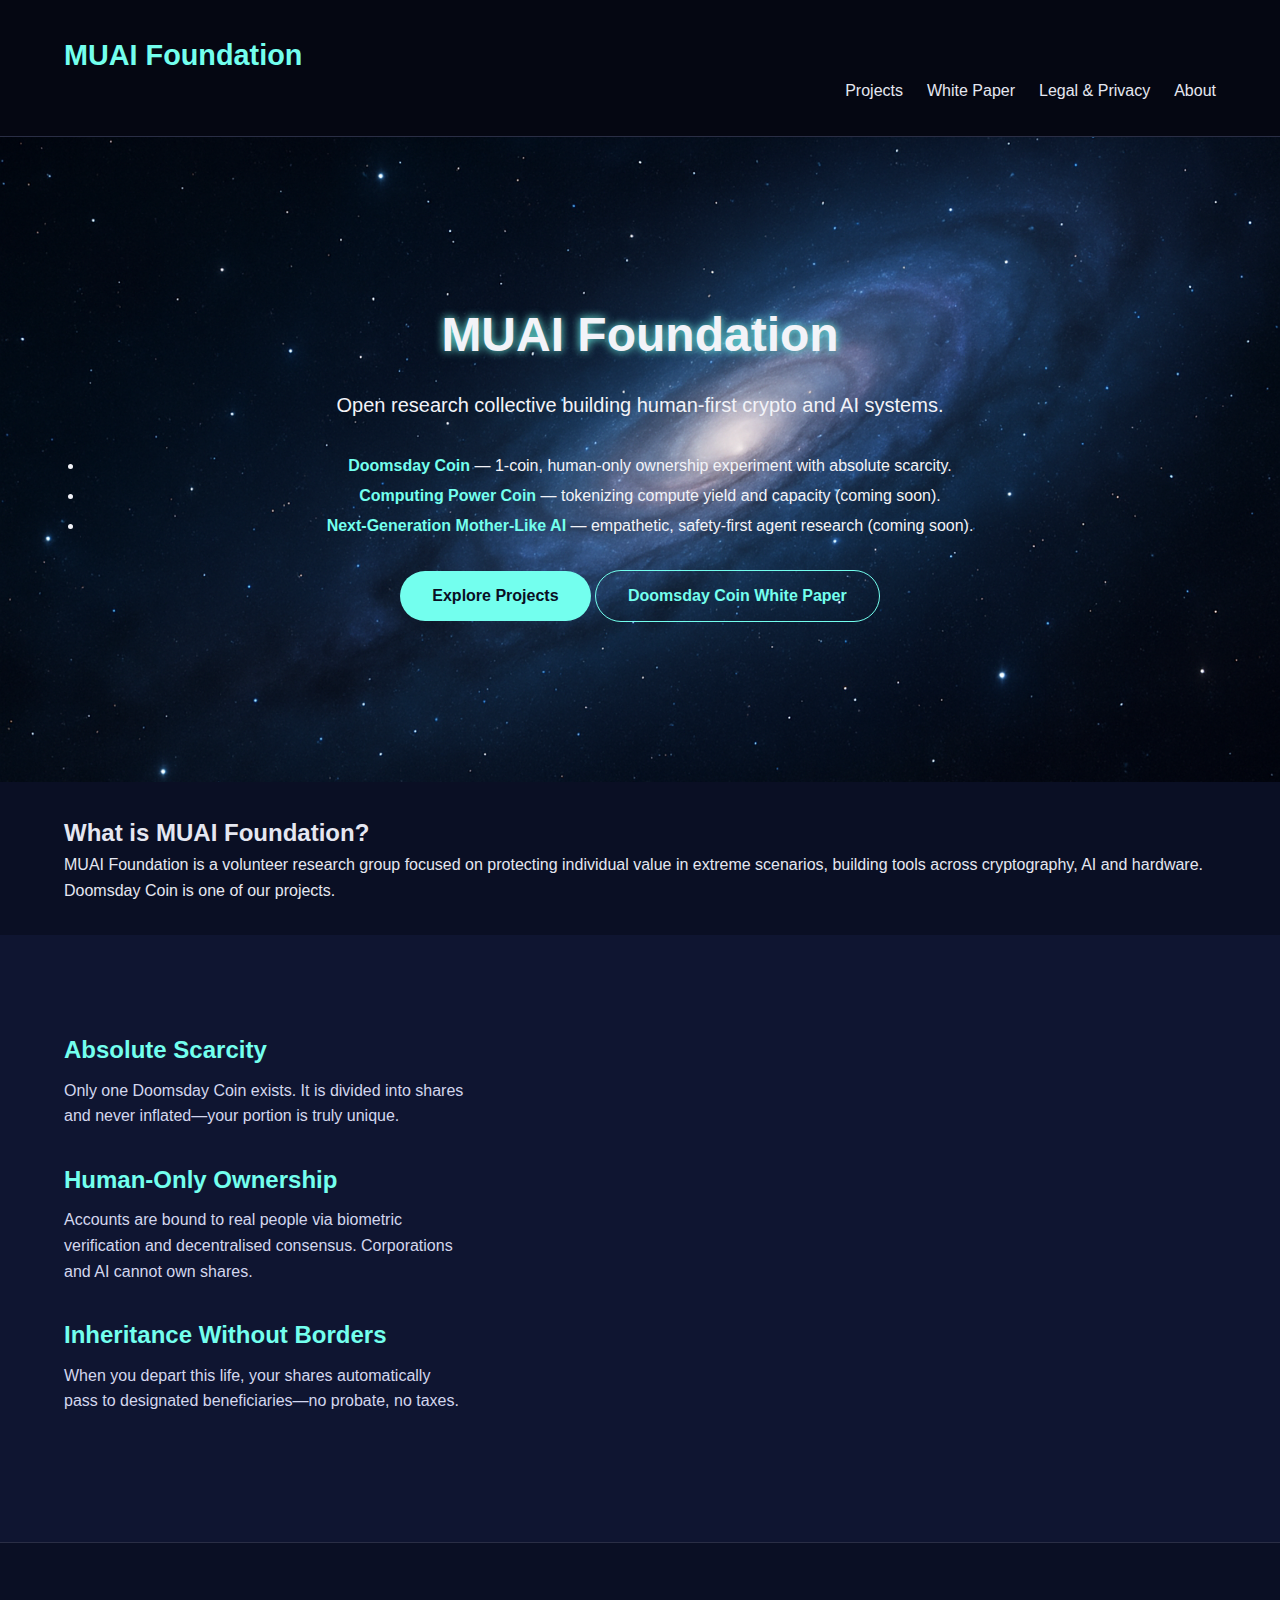
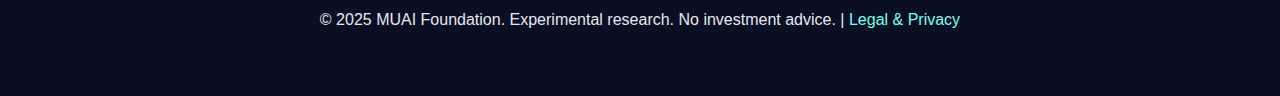
<file: index.html>
<!DOCTYPE html>
<html lang="en">
  <head>
    <meta charset="UTF-8" />
    <meta name="viewport" content="width=device-width, initial-scale=1.0" />
    <title>MUAI Foundation — Home</title>
    <!-- Use root-level stylesheet since GitHub Pages stores files in the repository root -->
    <link rel="stylesheet" href="style.css" />
  </head>
  <body>
    <header>
      <div class="container nav">
        <a class="brand" href="index.html">MUAI Foundation</a>
        <nav>
          <a href="projects.html">Projects</a>
          <a href="whitepaper.html">White Paper</a>
          <a href="legal.html">Legal & Privacy</a>
          <a href="about.html">About</a>
        </nav>
      </div>
    </header>

    <section class="hero">
      <div class="container">
        <h1>MUAI Foundation</h1>
        <p>Open research collective building human‑first crypto and AI systems.</p>

        <ul class="hero-projects">
          <li><strong><a href="doomsday_coin_report.html">Doomsday Coin</a></strong> — 1‑coin, human‑only ownership experiment with absolute scarcity.</li>
          <li><strong><a href="computing_power_coin.html">Computing Power Coin</a></strong> — tokenizing compute yield and capacity (coming soon).</li>
          <li><strong><a href="mother_like_ai.html">Next‑Generation Mother‑Like AI</a></strong> — empathetic, safety‑first agent research (coming soon).</li>
        </ul>

        <div class="cta">
          <a class="btn" href="projects.html">Explore Projects</a>
          <a class="btn secondary" href="whitepaper.html">Doomsday Coin White Paper</a>
        </div>
      </div>
    </section>

    <section>
      <div class="container">
        <h2>What is MUAI Foundation?</h2>
        <p>
          MUAI Foundation is a volunteer research group focused on protecting individual value in extreme scenarios, building tools across cryptography, AI and hardware. Doomsday Coin is one of our projects.
        </p>
      </div>
    </section>

    <section class="features">
      <div class="container">
        <div class="feature">
          <h3>Absolute Scarcity</h3>
          <p>
            Only one Doomsday Coin exists.  It is divided into shares and never
            inflated—your portion is truly unique.
          </p>
        </div>
        <div class="feature">
          <h3>Human‑Only Ownership</h3>
          <p>
            Accounts are bound to real people via biometric verification and
            decentralised consensus.  Corporations and AI cannot own shares.
          </p>
        </div>
        <div class="feature">
          <h3>Inheritance Without Borders</h3>
          <p>
            When you depart this life, your shares automatically pass to
            designated beneficiaries—no probate, no taxes.
          </p>
        </div>
      </div>
    </section>

    <footer>
      <div class="container">
        <p>
          © 2025 MUAI Foundation. Experimental research. No investment advice. |
          <a href="legal.html">Legal & Privacy</a>
        </p>
      </div>
    </footer>
  </body>
</html>
</file>
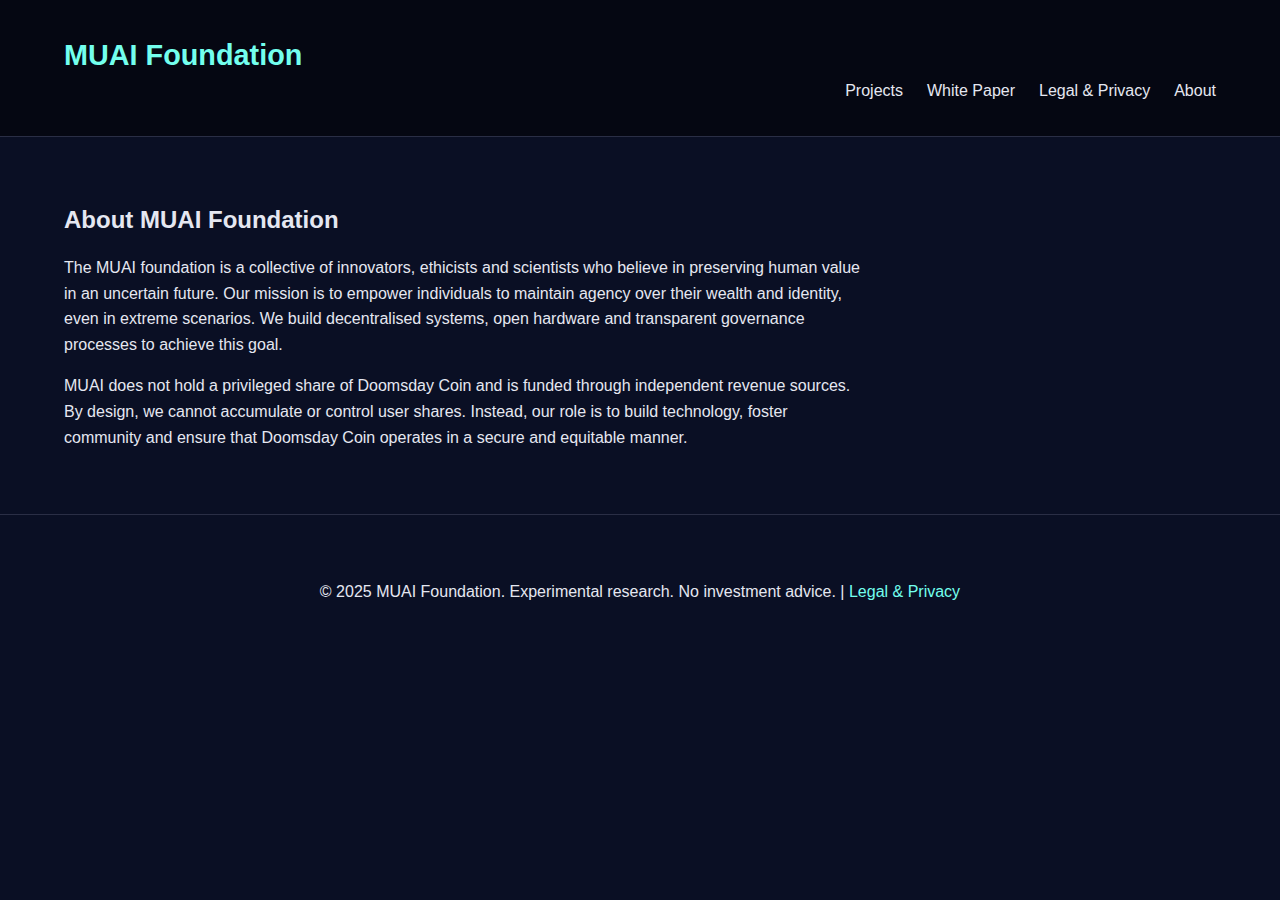
<file: about.html>
<!DOCTYPE html>
<html lang="en">
  <head>
    <meta charset="UTF-8" />
    <meta name="viewport" content="width=device-width, initial-scale=1.0" />
    <title>MUAI Foundation — About</title>
    <!-- Use root-level stylesheet for GitHub Pages -->
    <link rel="stylesheet" href="style.css" />
  </head>
  <body>
    <header>
      <div class="container nav">
        <a class="brand" href="index.html">MUAI Foundation</a>
        <nav>
          <a href="projects.html">Projects</a>
          <a href="whitepaper.html">White Paper</a>
          <a href="legal.html">Legal & Privacy</a>
          <a href="about.html" aria-current="page">About</a>
        </nav>
      </div>
    </header>
    <div class="container" style="padding: 4rem 0;">
      <h2>About MUAI Foundation</h2>
      <p style="margin-top: 1rem; max-width: 800px;">
        The MUAI foundation is a collective of innovators, ethicists and
        scientists who believe in preserving human value in an uncertain
        future.  Our mission is to empower individuals to maintain agency
        over their wealth and identity, even in extreme scenarios.  We build
        decentralised systems, open hardware and transparent governance
        processes to achieve this goal.
      </p>
      <p style="margin-top: 1rem; max-width: 800px;">
        MUAI does not hold a privileged share of Doomsday Coin and is funded
        through independent revenue sources.  By design, we cannot
        accumulate or control user shares.  Instead, our role is to build
        technology, foster community and ensure that Doomsday Coin operates
        in a secure and equitable manner.
      </p>
    </div>
    <footer>
      <div class="container">
        <p>
          © 2025 MUAI Foundation. Experimental research. No investment advice. |
          <a href="legal.html">Legal & Privacy</a>
        </p>
      </div>
    </footer>
  </body>
</html>
</file>
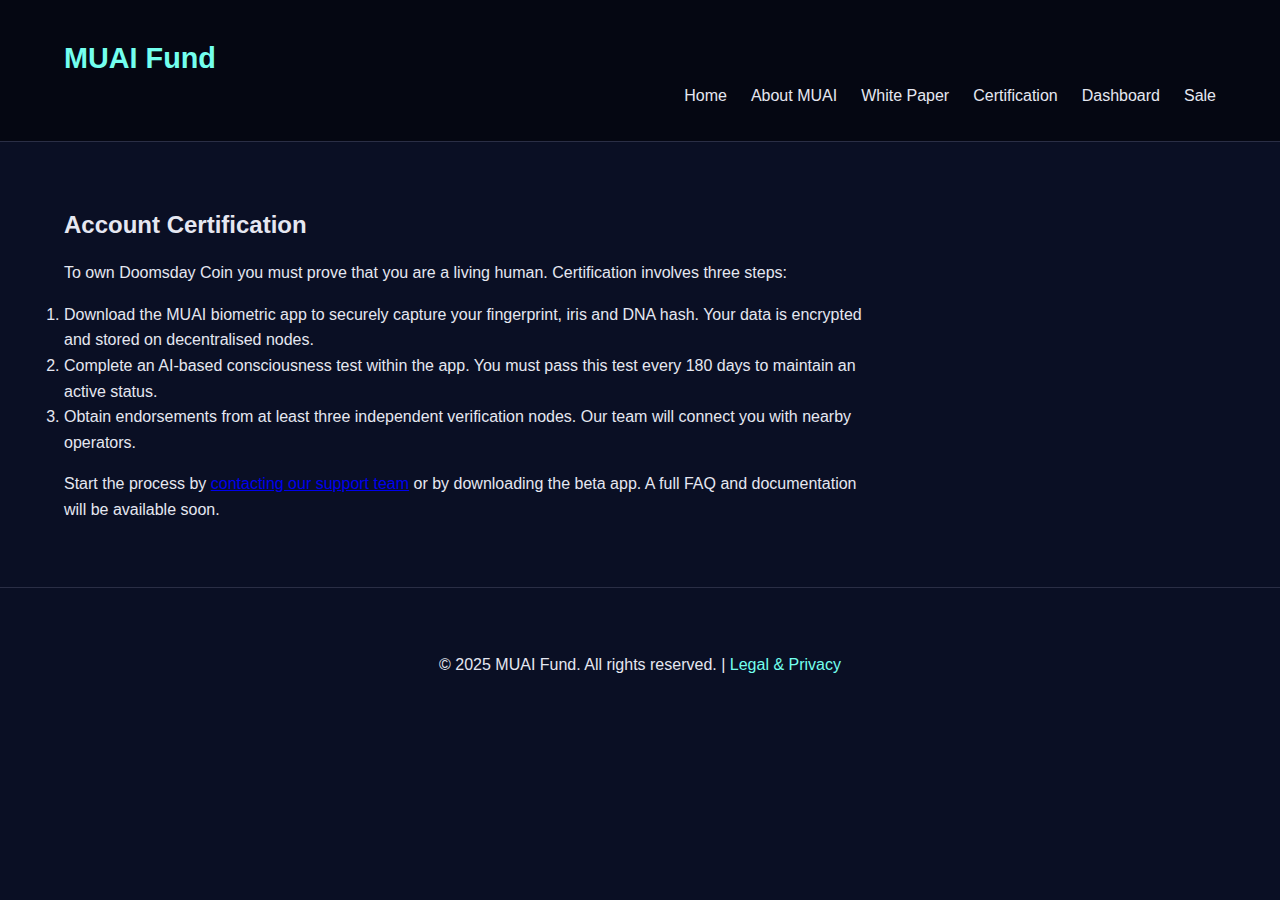
<file: account.html>
<!DOCTYPE html>
<html lang="en">
  <head>
    <meta charset="UTF-8" />
    <meta name="viewport" content="width=device-width, initial-scale=1.0" />
    <title>Account Certification</title>
    <link rel="stylesheet" href="css/style.css" />
  </head>
  <body>
    <header>
      <div class="container">
        <h1 class="logo"><a href="index.html">MUAI Fund</a></h1>
        <nav>
          <ul>
            <li><a href="index.html">Home</a></li>
            <li><a href="about.html">About MUAI</a></li>
            <li><a href="whitepaper.html">White Paper</a></li>
            <li><a href="account.html" class="active">Certification</a></li>
            <li><a href="dashboard.html">Dashboard</a></li>
            <li><a href="sale.html">Sale</a></li>
          </ul>
        </nav>
      </div>
    </header>
    <div class="container" style="padding: 4rem 0;">
      <h2>Account Certification</h2>
      <p style="margin-top: 1rem; max-width: 800px;">
        To own Doomsday Coin you must prove that you are a living human.
        Certification involves three steps:
      </p>
      <ol style="margin-top: 1rem; max-width: 800px;">
        <li>
          Download the MUAI biometric app to securely capture your
          fingerprint, iris and DNA hash.  Your data is encrypted and
          stored on decentralised nodes.
        </li>
        <li>
          Complete an AI‑based consciousness test within the app.  You
          must pass this test every 180 days to maintain an active status.
        </li>
        <li>
          Obtain endorsements from at least three independent verification
          nodes.  Our team will connect you with nearby operators.
        </li>
      </ol>
      <p style="margin-top: 1rem; max-width: 800px;">
        Start the process by <a href="mailto:support@muai.fund">contacting our
        support team</a> or by downloading the beta app.  A full FAQ
        and documentation will be available soon.
      </p>
    </div>
    <footer>
      <div class="container">
        <p>
          © 2025 MUAI Fund.  All rights reserved.  | <a
            href="legal.html"
            >Legal & Privacy</a
          >
        </p>
      </div>
    </footer>
  </body>
</html>
</file>
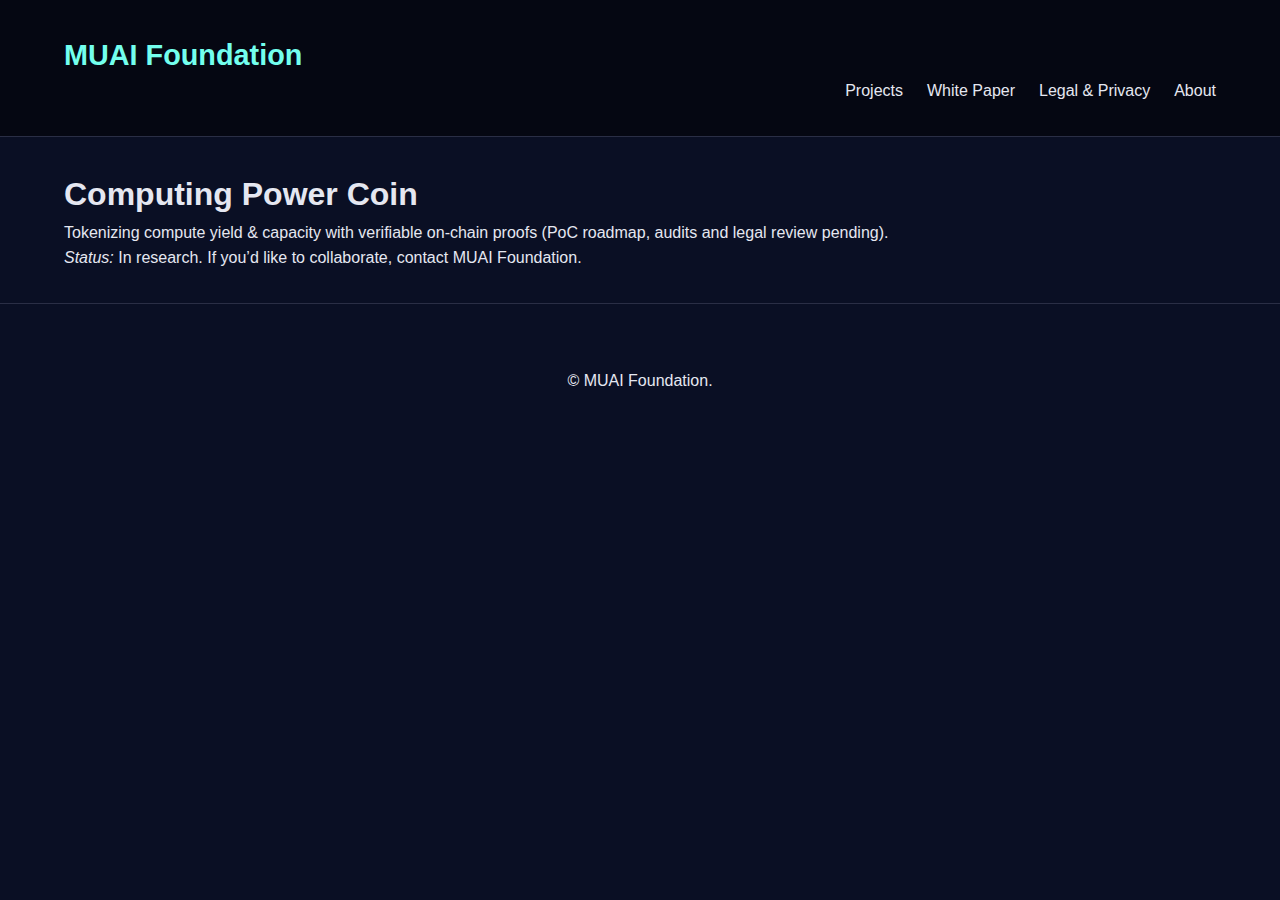
<file: computing_power_coin.html>
<!DOCTYPE html>
<html lang="en">
<head>
  <meta charset="utf-8" />
  <meta name="viewport" content="width=device-width,initial-scale=1" />
  <title>Computing Power Coin — MUAI Foundation</title>
  <link rel="stylesheet" href="style.css" />
</head>
<body>
  <header>
    <div class="container nav">
      <a class="brand" href="index.html">MUAI Foundation</a>
      <nav>
        <a href="projects.html">Projects</a>
        <a href="whitepaper.html">White Paper</a>
        <a href="legal.html">Legal & Privacy</a>
        <a href="about.html">About</a>
      </nav>
    </div>
  </header>
  <main>
    <section><div class="container">
      <h1>Computing Power Coin</h1>
      <p>Tokenizing compute yield & capacity with verifiable on‑chain proofs (PoC roadmap, audits and legal review pending).</p>
      <p><em>Status:</em> In research. If you’d like to collaborate, contact MUAI Foundation.</p>
    </div></section>
  </main>
  <footer><div class="container"><p>© MUAI Foundation.</p></div></footer>
</body>
</html>
</file>
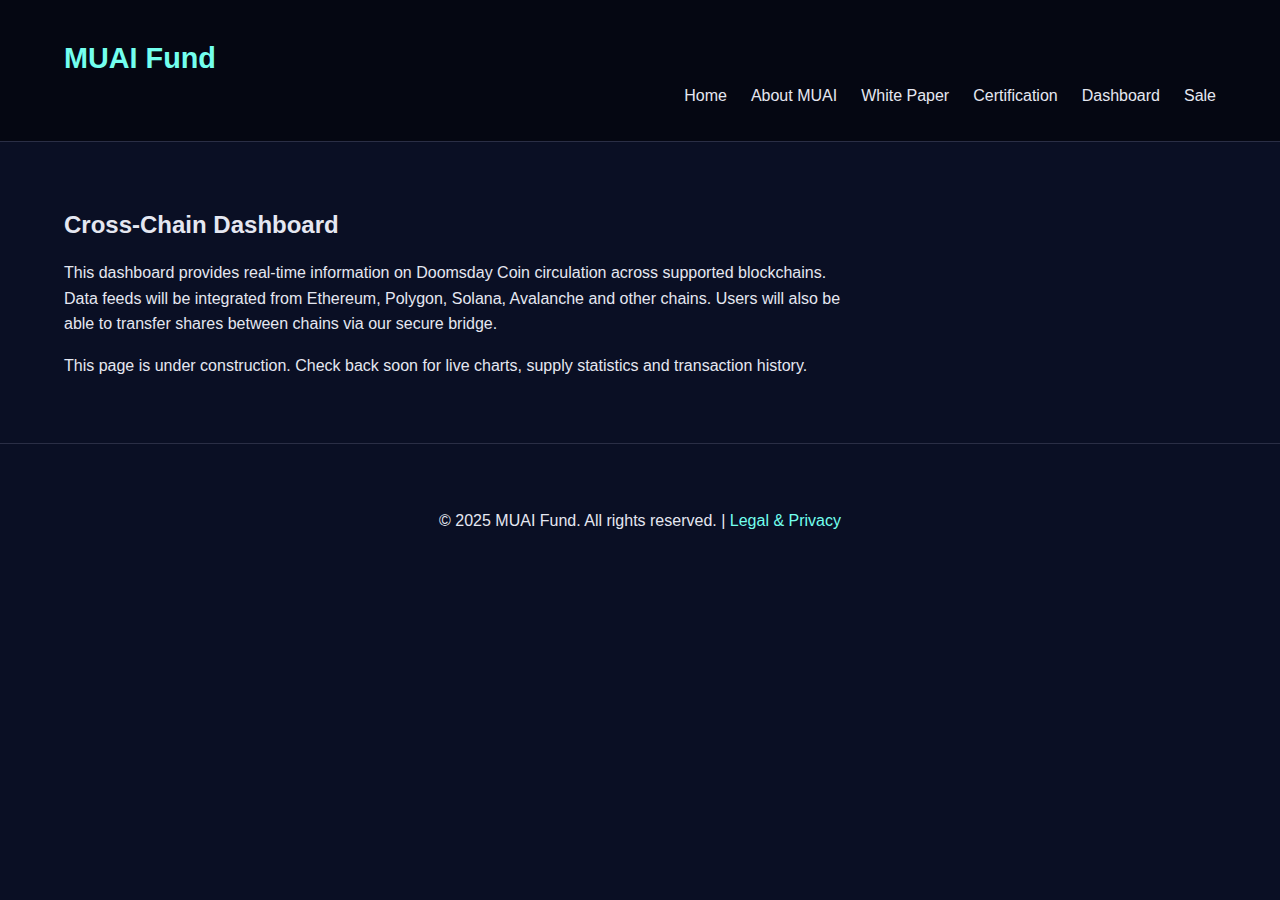
<file: dashboard.html>
<!DOCTYPE html>
<html lang="en">
  <head>
    <meta charset="UTF-8" />
    <meta name="viewport" content="width=device-width, initial-scale=1.0" />
    <title>Cross‑Chain Dashboard</title>
    <link rel="stylesheet" href="css/style.css" />
  </head>
  <body>
    <header>
      <div class="container">
        <h1 class="logo"><a href="index.html">MUAI Fund</a></h1>
        <nav>
          <ul>
            <li><a href="index.html">Home</a></li>
            <li><a href="about.html">About MUAI</a></li>
            <li><a href="whitepaper.html">White Paper</a></li>
            <li><a href="account.html">Certification</a></li>
            <li><a href="dashboard.html" class="active">Dashboard</a></li>
            <li><a href="sale.html">Sale</a></li>
          </ul>
        </nav>
      </div>
    </header>
    <div class="container" style="padding: 4rem 0;">
      <h2>Cross‑Chain Dashboard</h2>
      <p style="margin-top: 1rem; max-width: 800px;">
        This dashboard provides real‑time information on Doomsday Coin
        circulation across supported blockchains.  Data feeds will be
        integrated from Ethereum, Polygon, Solana, Avalanche and other
        chains.  Users will also be able to transfer shares between
        chains via our secure bridge.
      </p>
      <p style="margin-top: 1rem;">
        This page is under construction.  Check back soon for live charts,
        supply statistics and transaction history.
      </p>
    </div>
    <footer>
      <div class="container">
        <p>
          © 2025 MUAI Fund.  All rights reserved.  | <a
            href="legal.html"
            >Legal & Privacy</a
          >
        </p>
      </div>
    </footer>
  </body>
</html>
</file>
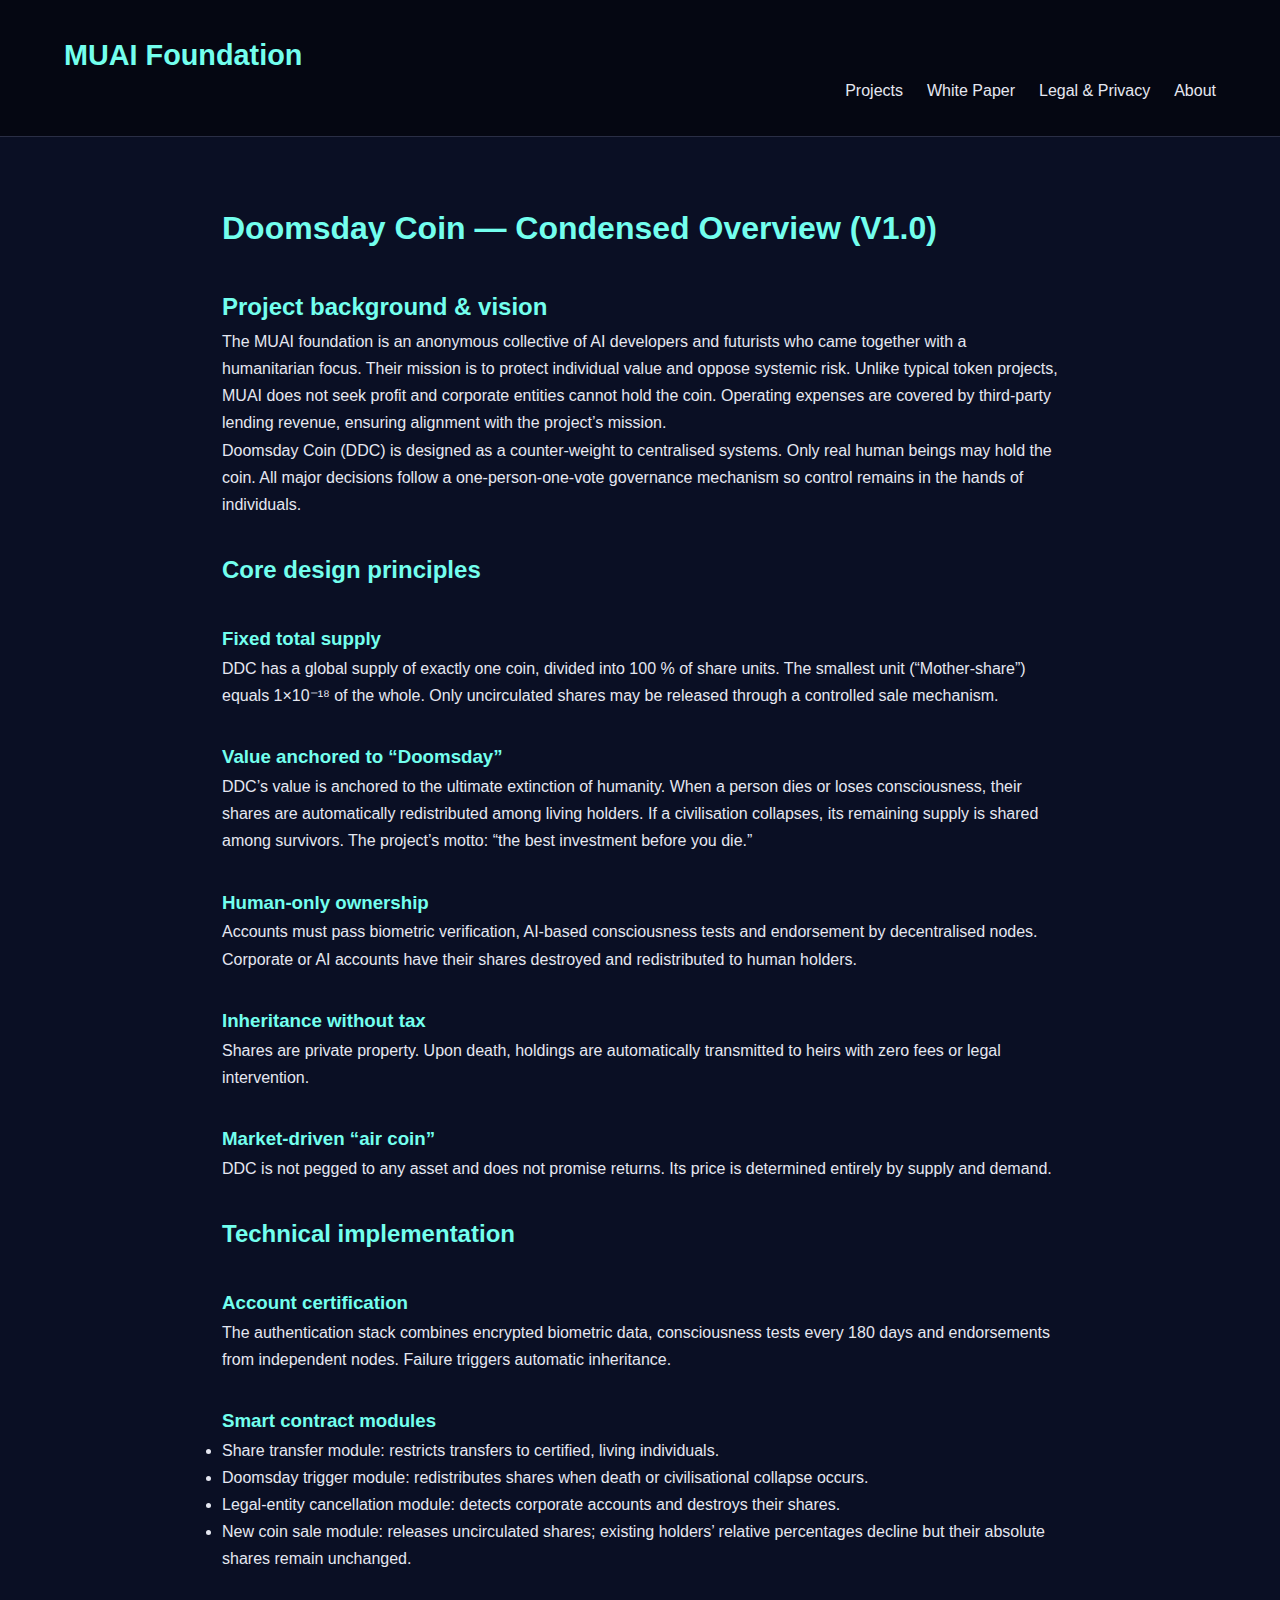
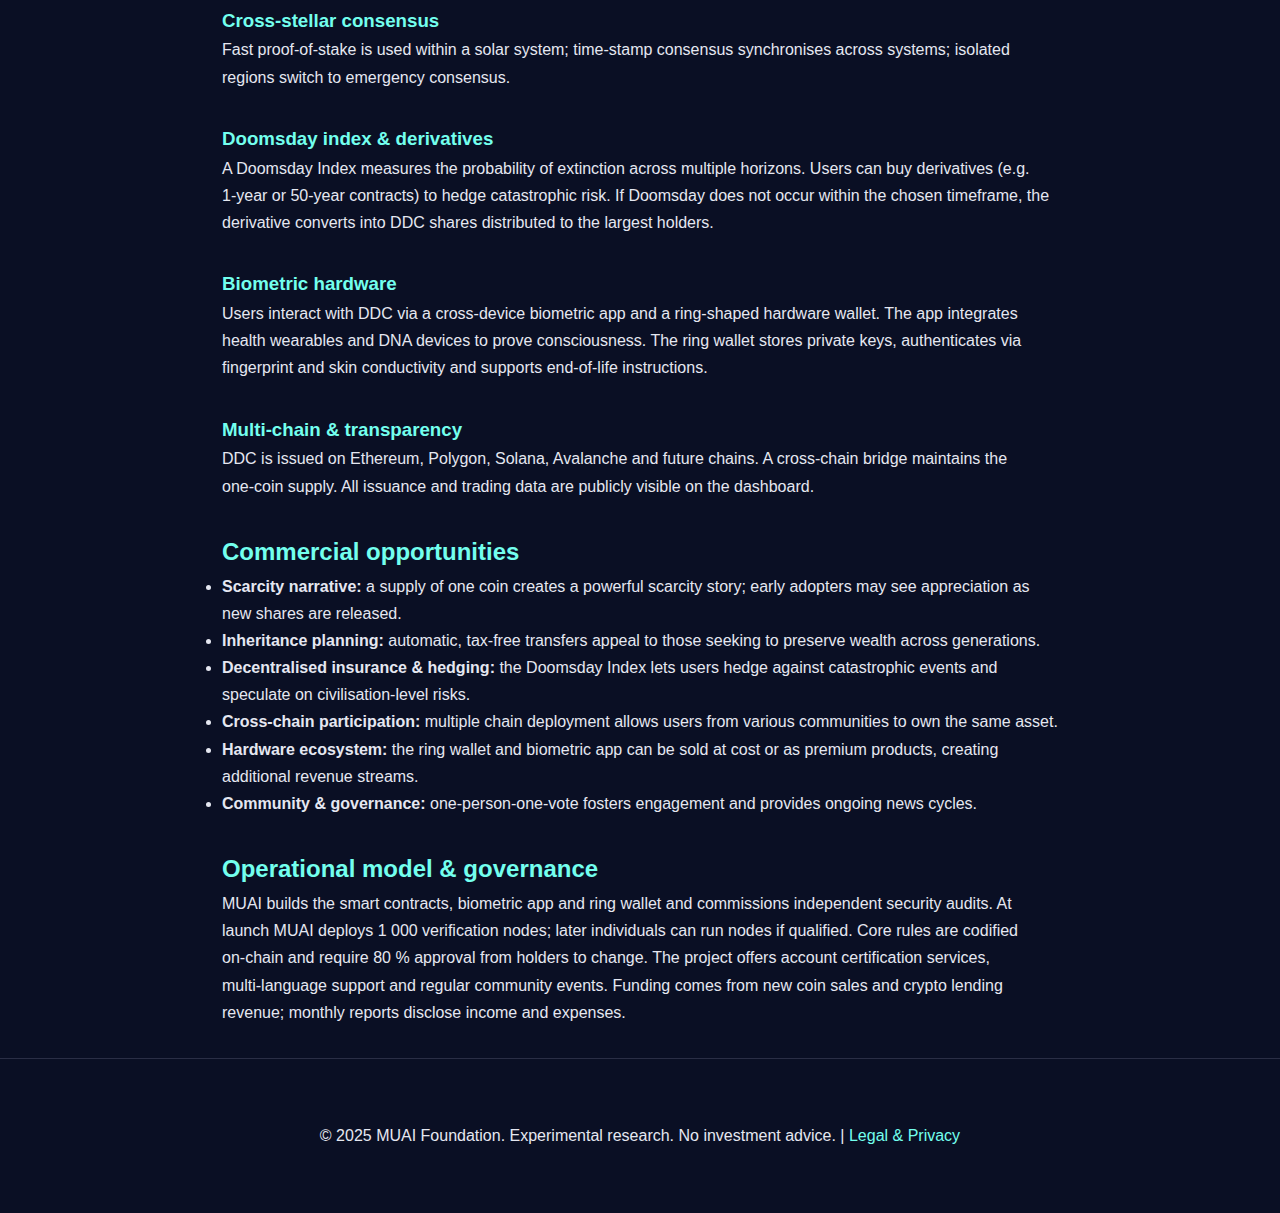
<file: doomsday_coin_report.html>
<!DOCTYPE html>
<html lang="en">
  <head>
    <meta charset="UTF-8" />
    <meta name="viewport" content="width=device-width, initial-scale=1.0" />
    <title>MUAI Foundation — Doomsday Coin Condensed Overview</title>
    <!-- Use root-level stylesheet for GitHub Pages -->
    <link rel="stylesheet" href="style.css" />
    <style>
      main {
        max-width: 900px;
        margin: 0 auto;
        padding: 2rem;
        line-height: 1.7;
      }
      h1, h2, h3 {
        color: #73ffee;
        margin-top: 2rem;
      }
      table {
        width: 100%;
        border-collapse: collapse;
        margin-top: 1rem;
      }
      th, td {
        border: 1px solid #2a2e45;
        padding: 0.5rem;
      }
      th {
        background: #0f1531;
      }
    </style>
  </head>
  <body>
    <header>
      <div class="container nav">
        <a class="brand" href="index.html">MUAI Foundation</a>
        <nav>
          <a href="projects.html">Projects</a>
          <a href="whitepaper.html">White Paper</a>
          <a href="legal.html">Legal & Privacy</a>
          <a href="about.html">About</a>
        </nav>
      </div>
    </header>
    <main>
      <!--
        Adjusted title: reflect version 1.0 of the Doomsday Coin white paper and
        simplify the description.  This page still presents an English
        translation but we leave commercial commentary implicit.
      -->
      <h1>Doomsday Coin — Condensed Overview (V1.0)</h1>

      <h2>Project background & vision</h2>
      <p>
        The MUAI foundation is an anonymous collective of AI developers and
        futurists who came together with a humanitarian focus.  Their
        mission is to protect individual value and oppose systemic risk.
        Unlike typical token projects, MUAI does not seek profit and
        corporate entities cannot hold the coin.  Operating expenses are
        covered by third‑party lending revenue, ensuring alignment with the
        project’s mission.
      </p>
      <p>
        Doomsday Coin (DDC) is designed as a counter‑weight to centralised
        systems.  Only real human beings may hold the coin.  All major
        decisions follow a one‑person‑one‑vote governance mechanism so
        control remains in the hands of individuals.
      </p>

      <h2>Core design principles</h2>
      <h3>Fixed total supply</h3>
      <p>
        DDC has a global supply of exactly one coin, divided into 100 % of
        share units.  The smallest unit (“Mother‑share”) equals 1×10⁻¹⁸ of the
        whole.  Only uncirculated shares may be released through a
        controlled sale mechanism.
      </p>
      <h3>Value anchored to “Doomsday”</h3>
      <p>
        DDC’s value is anchored to the ultimate extinction of humanity.  When a
        person dies or loses consciousness, their shares are automatically
        redistributed among living holders.  If a civilisation collapses, its
        remaining supply is shared among survivors.  The project’s motto:
        “the best investment before you die.”
      </p>
      <h3>Human‑only ownership</h3>
      <p>
        Accounts must pass biometric verification, AI‑based consciousness
        tests and endorsement by decentralised nodes.  Corporate or AI
        accounts have their shares destroyed and redistributed to human
        holders.
      </p>
      <h3>Inheritance without tax</h3>
      <p>
        Shares are private property.  Upon death, holdings are
        automatically transmitted to heirs with zero fees or legal
        intervention.
      </p>
      <h3>Market‑driven “air coin”</h3>
      <p>
        DDC is not pegged to any asset and does not promise returns.  Its
        price is determined entirely by supply and demand.
      </p>

      <h2>Technical implementation</h2>
      <h3>Account certification</h3>
      <p>
        The authentication stack combines encrypted biometric data,
        consciousness tests every 180 days and endorsements from
        independent nodes.  Failure triggers automatic inheritance.
      </p>
      <h3>Smart contract modules</h3>
      <ul>
        <li>Share transfer module: restricts transfers to certified,
          living individuals.</li>
        <li>Doomsday trigger module: redistributes shares when death or
          civilisational collapse occurs.</li>
        <li>Legal‑entity cancellation module: detects corporate accounts
          and destroys their shares.</li>
        <li>New coin sale module: releases uncirculated shares; existing
          holders’ relative percentages decline but their absolute shares
          remain unchanged.</li>
      </ul>
      <h3>Cross‑stellar consensus</h3>
      <p>
        Fast proof‑of‑stake is used within a solar system; time‑stamp
        consensus synchronises across systems; isolated regions switch to
        emergency consensus.
      </p>
      <h3>Doomsday index & derivatives</h3>
      <p>
        A Doomsday Index measures the probability of extinction across
        multiple horizons.  Users can buy derivatives (e.g. 1‑year or
        50‑year contracts) to hedge catastrophic risk.  If Doomsday does
        not occur within the chosen timeframe, the derivative converts into
        DDC shares distributed to the largest holders.
      </p>
      <h3>Biometric hardware</h3>
      <p>
        Users interact with DDC via a cross‑device biometric app and a
        ring‑shaped hardware wallet.  The app integrates health wearables
        and DNA devices to prove consciousness.  The ring wallet stores
        private keys, authenticates via fingerprint and skin conductivity
        and supports end‑of‑life instructions.
      </p>
      <h3>Multi‑chain & transparency</h3>
      <p>
        DDC is issued on Ethereum, Polygon, Solana, Avalanche and future
        chains.  A cross‑chain bridge maintains the one‑coin supply.  All
        issuance and trading data are publicly visible on the dashboard.
      </p>

      <h2>Commercial opportunities</h2>
      <ul>
        <li><strong>Scarcity narrative:</strong> a supply of one coin creates a
          powerful scarcity story; early adopters may see appreciation as new
          shares are released.</li>
        <li><strong>Inheritance planning:</strong> automatic, tax‑free
          transfers appeal to those seeking to preserve wealth across
          generations.</li>
        <li><strong>Decentralised insurance & hedging:</strong> the
          Doomsday Index lets users hedge against catastrophic events and
          speculate on civilisation‑level risks.</li>
        <li><strong>Cross‑chain participation:</strong> multiple chain
          deployment allows users from various communities to own the same
          asset.</li>
        <li><strong>Hardware ecosystem:</strong> the ring wallet and
          biometric app can be sold at cost or as premium products,
          creating additional revenue streams.</li>
        <li><strong>Community & governance:</strong> one‑person‑one‑vote
          fosters engagement and provides ongoing news cycles.</li>
      </ul>

      <h2>Operational model & governance</h2>
      <p>
        MUAI builds the smart contracts, biometric app and ring wallet and
        commissions independent security audits.  At launch MUAI deploys
        1 000 verification nodes; later individuals can run nodes if
        qualified.  Core rules are codified on‑chain and require 80 %
        approval from holders to change.  The project offers account
        certification services, multi‑language support and regular
        community events.  Funding comes from new coin sales and crypto
        lending revenue; monthly reports disclose income and expenses.
      </p>

      <!-- The proposed website site map section was removed to focus on the narrative and technical content. -->
    </main>
    <footer>
      <div class="container">
        <p>
          © 2025 MUAI Foundation. Experimental research. No investment advice. |
          <a href="legal.html">Legal & Privacy</a>
        </p>
      </div>
    </footer>
  </body>
</html>
</file>
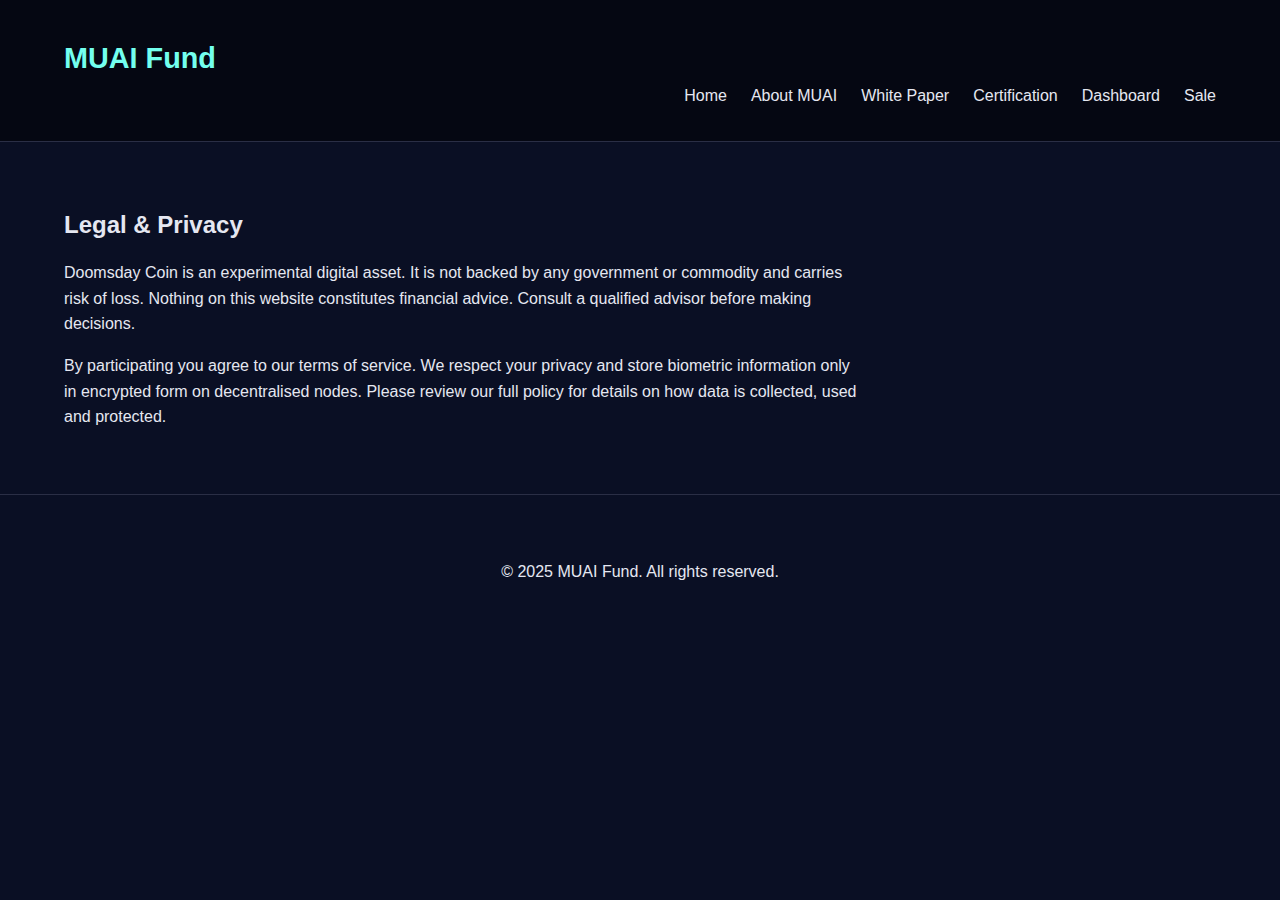
<file: legal.html>
<!DOCTYPE html>
<html lang="en">
  <head>
    <meta charset="UTF-8" />
    <meta name="viewport" content="width=device-width, initial-scale=1.0" />
    <title>Legal & Privacy</title>
    <link rel="stylesheet" href="css/style.css" />
  </head>
  <body>
    <header>
      <div class="container">
        <h1 class="logo"><a href="index.html">MUAI Fund</a></h1>
        <nav>
          <ul>
            <li><a href="index.html">Home</a></li>
            <li><a href="about.html">About MUAI</a></li>
            <li><a href="whitepaper.html">White Paper</a></li>
            <li><a href="account.html">Certification</a></li>
            <li><a href="dashboard.html">Dashboard</a></li>
            <li><a href="sale.html">Sale</a></li>
          </ul>
        </nav>
      </div>
    </header>
    <div class="container" style="padding: 4rem 0;">
      <h2>Legal & Privacy</h2>
      <p style="margin-top: 1rem; max-width: 800px;">
        Doomsday Coin is an experimental digital asset.  It is not backed
        by any government or commodity and carries risk of loss.  Nothing
        on this website constitutes financial advice.  Consult a qualified
        advisor before making decisions.
      </p>
      <p style="margin-top: 1rem; max-width: 800px;">
        By participating you agree to our terms of service.  We respect
        your privacy and store biometric information only in encrypted
        form on decentralised nodes.  Please review our full policy for
        details on how data is collected, used and protected.
      </p>
    </div>
    <footer>
      <div class="container">
        <p>
          © 2025 MUAI Fund.  All rights reserved.
        </p>
      </div>
    </footer>
  </body>
</html>
</file>
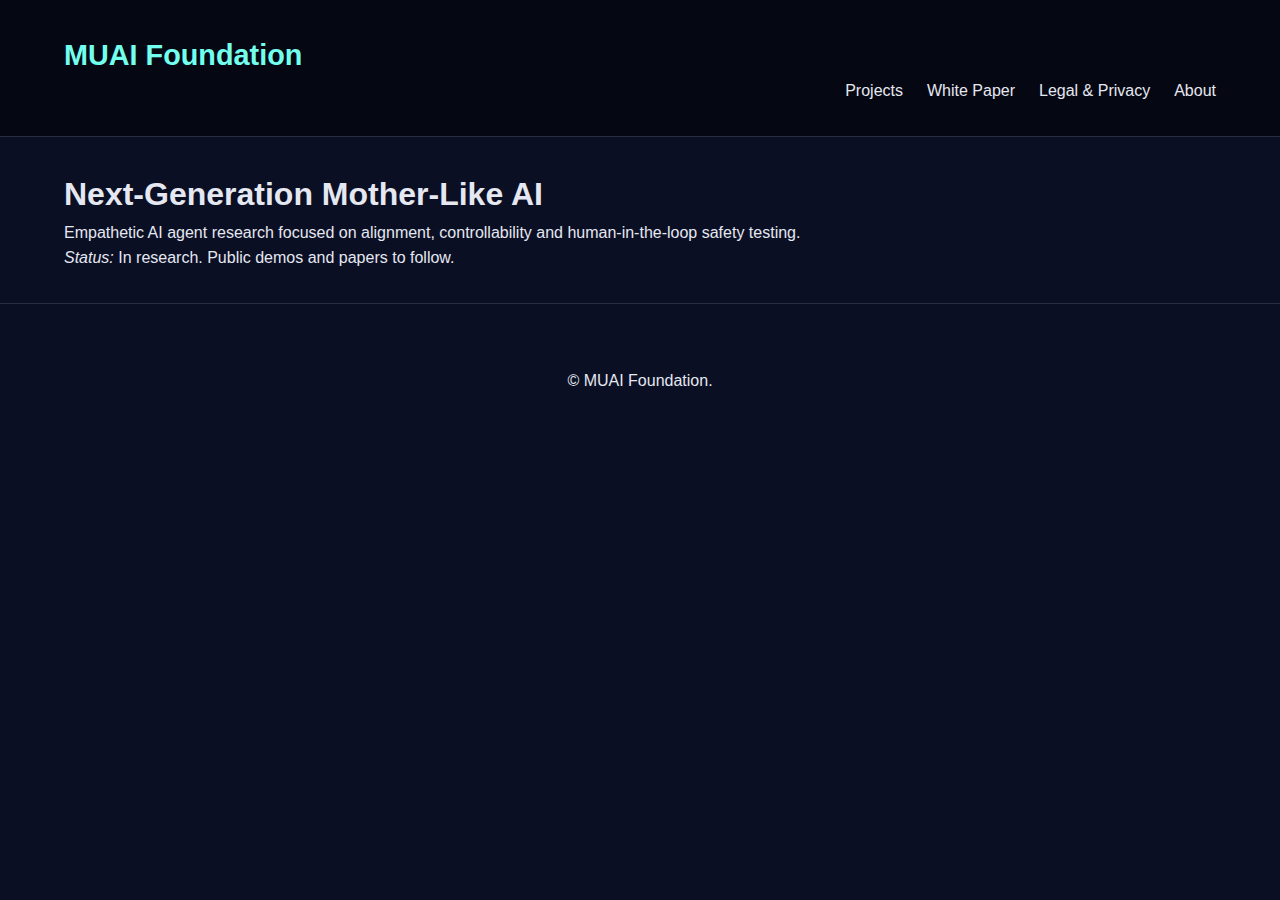
<file: mother_like_ai.html>
<!DOCTYPE html>
<html lang="en">
<head>
  <meta charset="utf-8" />
  <meta name="viewport" content="width=device-width,initial-scale=1" />
  <title>Next‑Generation Mother‑Like AI — MUAI Foundation</title>
  <link rel="stylesheet" href="style.css" />
</head>
<body>
  <header>
    <div class="container nav">
      <a class="brand" href="index.html">MUAI Foundation</a>
      <nav>
        <a href="projects.html">Projects</a>
        <a href="whitepaper.html">White Paper</a>
        <a href="legal.html">Legal & Privacy</a>
        <a href="about.html">About</a>
      </nav>
    </div>
  </header>
  <main>
    <section><div class="container">
      <h1>Next‑Generation Mother‑Like AI</h1>
      <p>Empathetic AI agent research focused on alignment, controllability and human‑in‑the‑loop safety testing.</p>
      <p><em>Status:</em> In research. Public demos and papers to follow.</p>
    </div></section>
  </main>
  <footer><div class="container"><p>© MUAI Foundation.</p></div></footer>
</body>
</html>
</file>
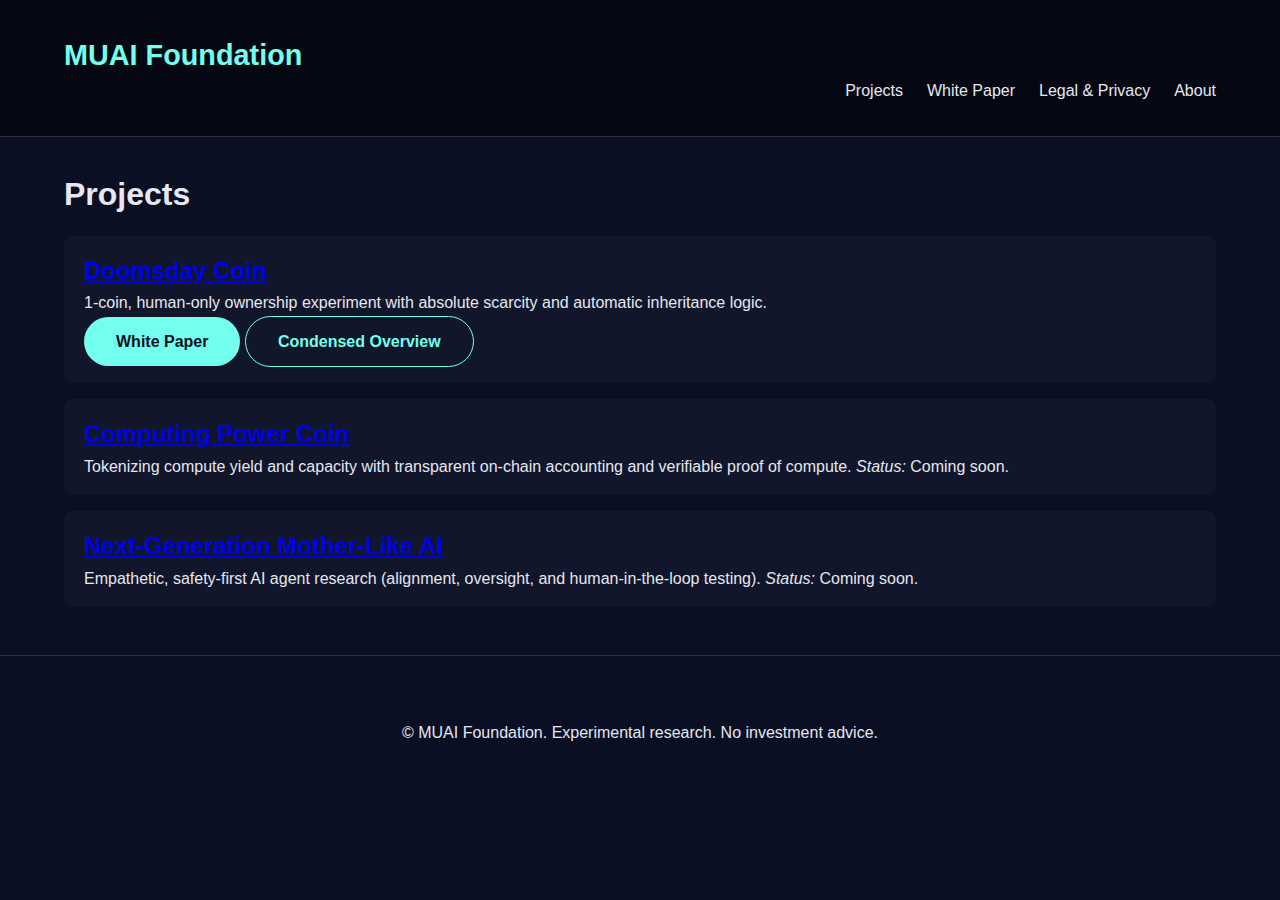
<file: projects.html>
<!DOCTYPE html>
<html lang="en">
<head>
  <meta charset="utf-8" />
  <meta name="viewport" content="width=device-width,initial-scale=1" />
  <title>MUAI Foundation — Projects</title>
  <link rel="stylesheet" href="style.css" />
</head>
<body>
  <header>
    <div class="container nav">
      <a class="brand" href="index.html">MUAI Foundation</a>
      <nav>
        <a href="projects.html" aria-current="page">Projects</a>
        <a href="whitepaper.html">White Paper</a>
        <a href="legal.html">Legal & Privacy</a>
        <a href="about.html">About</a>
      </nav>
    </div>
  </header>

  <main>
    <section>
      <div class="container">
        <h1>Projects</h1>

        <article class="card">
          <h2><a href="doomsday_coin_report.html">Doomsday Coin</a></h2>
          <p>1‑coin, human‑only ownership experiment with absolute scarcity and automatic inheritance logic.</p>
          <p>
            <a class="btn" href="whitepaper.html">White Paper</a>
            <a class="btn secondary" href="doomsday_coin_report.html">Condensed Overview</a>
          </p>
        </article>

        <article class="card">
          <h2><a href="computing_power_coin.html">Computing Power Coin</a></h2>
          <p>Tokenizing compute yield and capacity with transparent on‑chain accounting and verifiable proof of compute.
             <em>Status:</em> Coming soon.</p>
        </article>

        <article class="card">
          <h2><a href="mother_like_ai.html">Next‑Generation Mother‑Like AI</a></h2>
          <p>Empathetic, safety‑first AI agent research (alignment, oversight, and human‑in‑the‑loop testing).
             <em>Status:</em> Coming soon.</p>
        </article>
      </div>
    </section>
  </main>

  <footer>
    <div class="container">
      <p>© MUAI Foundation. Experimental research. No investment advice.</p>
    </div>
  </footer>
</body>
</html>
</file>
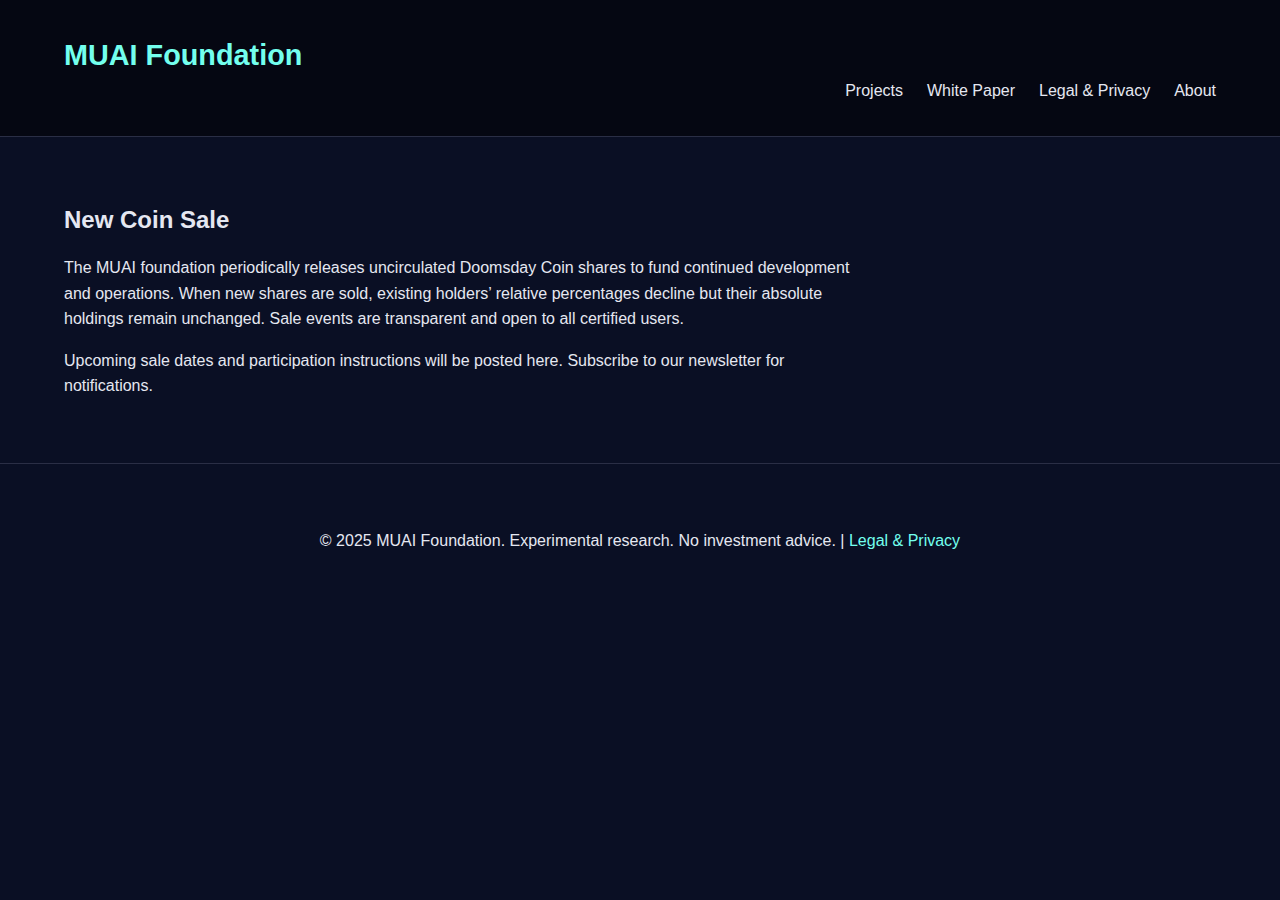
<file: sale.html>
<!DOCTYPE html>
<html lang="en">
  <head>
    <meta charset="UTF-8" />
    <meta name="viewport" content="width=device-width, initial-scale=1.0" />
    <title>MUAI Foundation — New Coin Sale</title>
    <!-- Use root-level stylesheet for GitHub Pages -->
    <link rel="stylesheet" href="style.css" />
  </head>
  <body>
    <header>
      <div class="container nav">
        <a class="brand" href="index.html">MUAI Foundation</a>
        <nav>
          <a href="projects.html">Projects</a>
          <a href="whitepaper.html">White Paper</a>
          <a href="legal.html">Legal & Privacy</a>
          <a href="about.html">About</a>
        </nav>
      </div>
    </header>
    <div class="container" style="padding: 4rem 0;">
      <h2>New Coin Sale</h2>
      <p style="margin-top: 1rem; max-width: 800px;">
        The MUAI foundation periodically releases uncirculated Doomsday Coin
        shares to fund continued development and operations.  When new
        shares are sold, existing holders’ relative percentages decline but
        their absolute holdings remain unchanged.  Sale events are
        transparent and open to all certified users.
      </p>
      <p style="margin-top: 1rem; max-width: 800px;">
        Upcoming sale dates and participation instructions will be posted
        here.  Subscribe to our newsletter for notifications.
      </p>
    </div>
    <footer>
      <div class="container">
        <p>
          © 2025 MUAI Foundation. Experimental research. No investment advice. |
          <a href="legal.html">Legal & Privacy</a>
        </p>
      </div>
    </footer>
  </body>
</html>
</file>
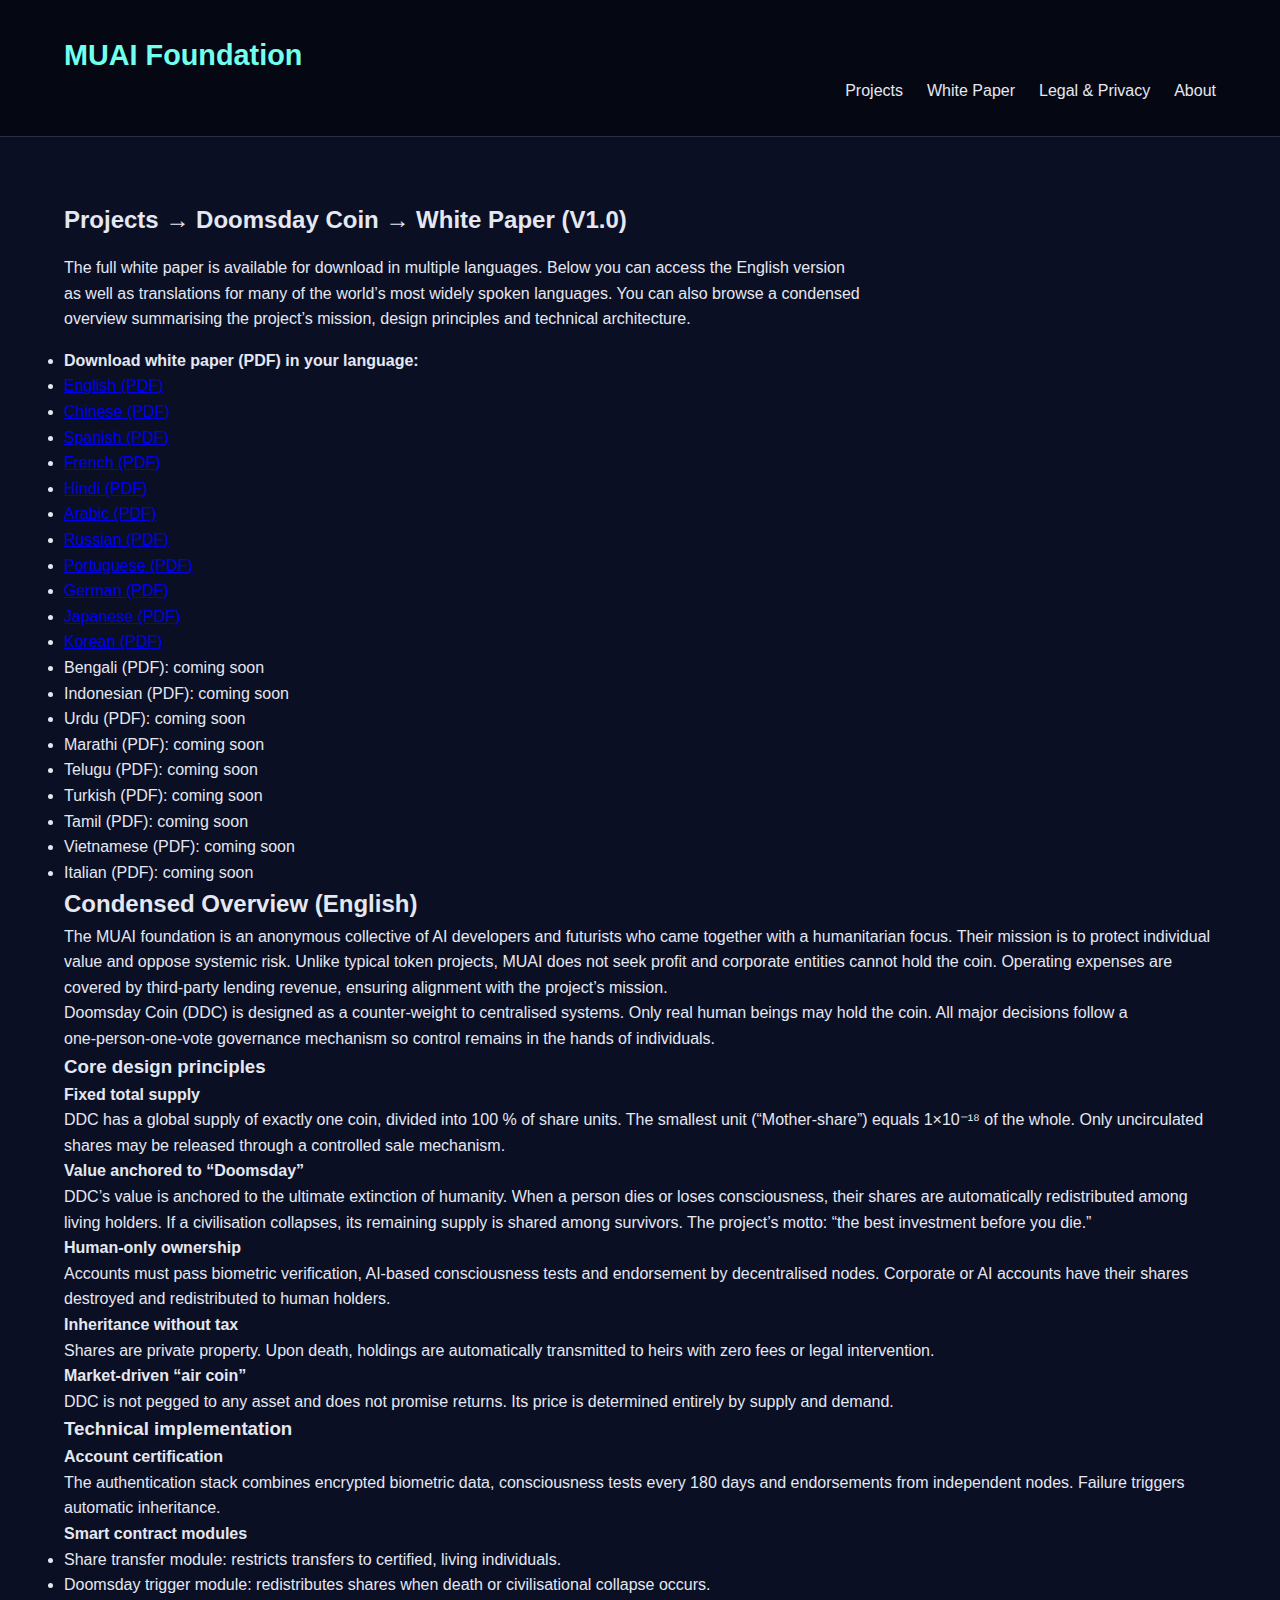
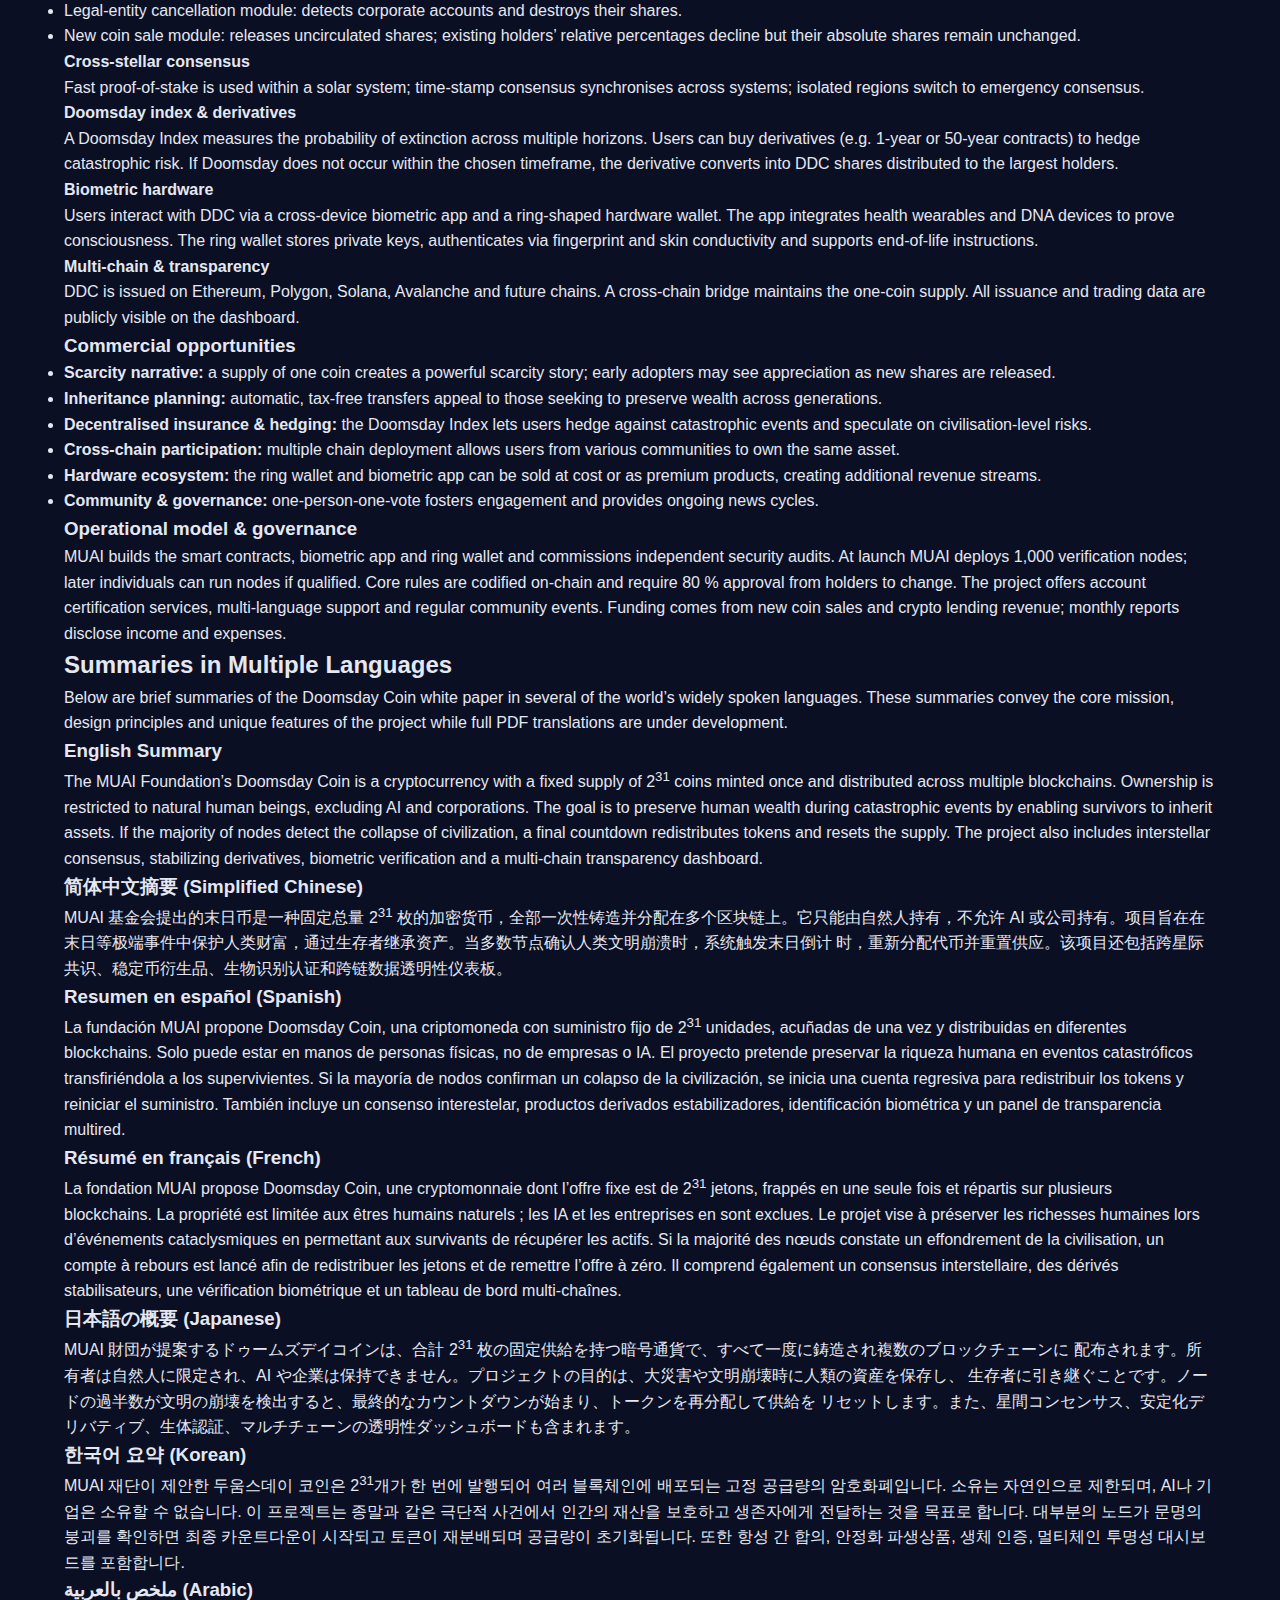
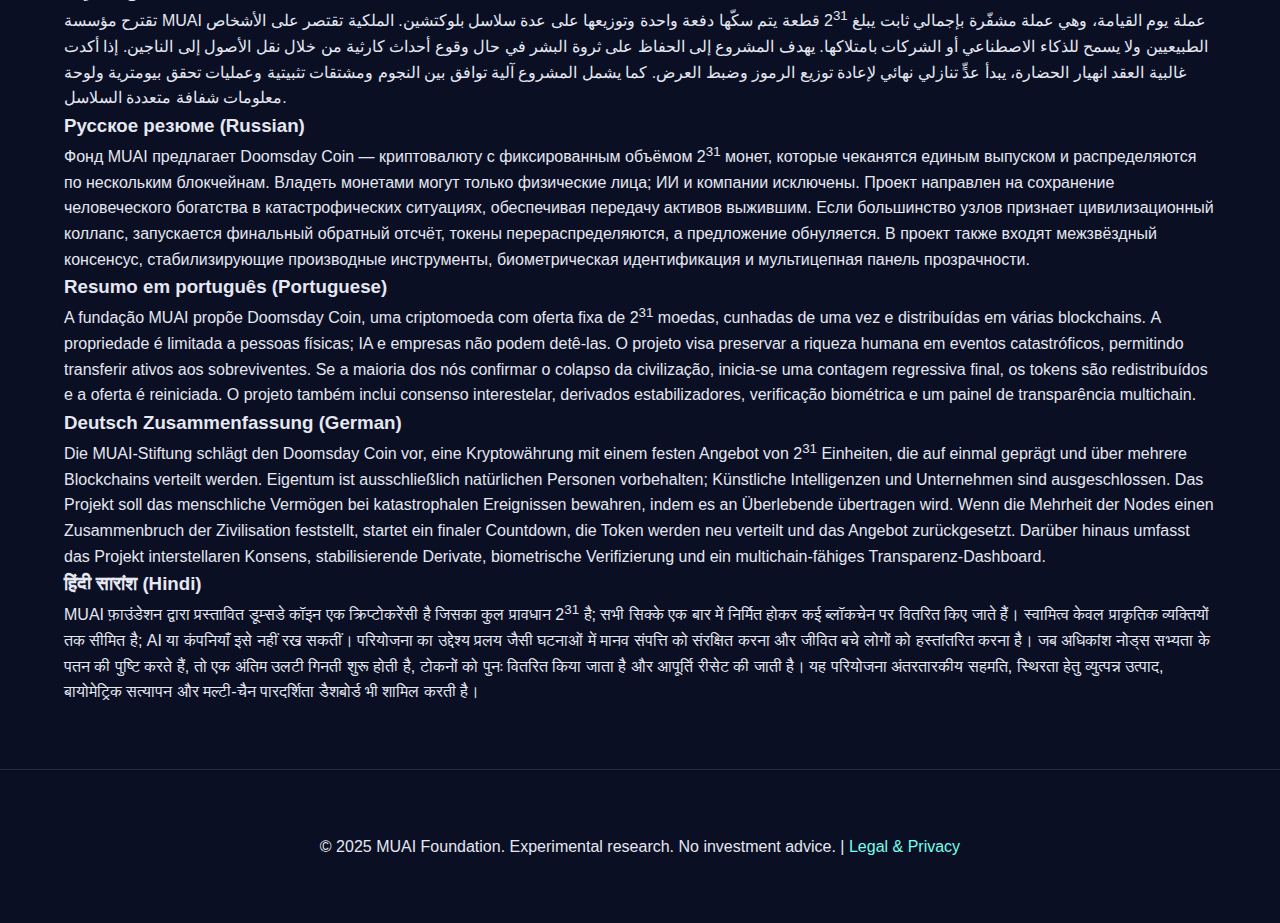
<file: whitepaper.html>
<!DOCTYPE html>
<html lang="en">
  <head>
    <meta charset="UTF-8" />
    <meta name="viewport" content="width=device-width, initial-scale=1.0" />
    <title>MUAI Foundation — White Paper</title>
    <!-- Use root-level stylesheet for GitHub Pages -->
    <link rel="stylesheet" href="style.css" />
  </head>
  <body>
    <header>
      <div class="container nav">
        <a class="brand" href="index.html">MUAI Foundation</a>
        <nav>
          <a href="projects.html">Projects</a>
          <a href="whitepaper.html" aria-current="page">White Paper</a>
          <a href="legal.html">Legal & Privacy</a>
          <a href="about.html">About</a>
        </nav>
      </div>
    </header>
    <div class="container" style="padding: 4rem 0;">
      <!--
        Heading and download options for the Doomsday Coin white paper.

        The title now reflects version 1.0 of the English release.  Below the
        introductory paragraph we provide a list of download links for the
        world’s most widely spoken languages.  These links currently point to
        the same PDF placeholder; they can be replaced with actual
        translations when they are produced.
      -->
      <h2>Projects → Doomsday Coin → White Paper (V1.0)</h2>
      <p style="margin-top: 1rem; max-width: 800px;">
        The full white paper is available for download in multiple languages.
        Below you can access the English version as well as translations for
        many of the world’s most widely spoken languages.  You can also
        browse a condensed overview summarising the project’s mission,
        design principles and technical architecture.
      </p>
        <ul style="margin-top: 1rem; line-height: 1.6;">
          <!-- The condensed overview is now included directly on this page. -->
          <li><strong>Download white paper (PDF) in your language:</strong></li>
          <!-- Updated: actual PDF links are provided for available translations. -->
          <li><a href="Doomsday_whitepaper_V1.0.English.pdf" download>English (PDF)</a></li>
          <li><a href="Doomsday_whitepaper_V1.0.Chinese_full.pdf" download>Chinese (PDF)</a></li>
          <li><a href="Doomsday_whitepaper_V1.0.Spanish_full.pdf" download>Spanish (PDF)</a></li>
          <li><a href="Doomsday_whitepaper_V1.0.French.pdf" download>French (PDF)</a></li>
          <li><a href="Doomsday_whitepaper_V1.0.Hindi.pdf" download>Hindi (PDF)</a></li>
          <li><a href="Doomsday_whitepaper_V1.0.Arabic.pdf" download>Arabic (PDF)</a></li>
          <li><a href="Doomsday_whitepaper_V1.0.Russian.pdf" download>Russian (PDF)</a></li>
          <li><a href="Doomsday_whitepaper_V1.0.Portuguese.pdf" download>Portuguese (PDF)</a></li>
          <li><a href="Doomsday_whitepaper_V1.0.German.pdf" download>German (PDF)</a></li>
          <li><a href="Doomsday_whitepaper_V1.0.Japanese.pdf" download>Japanese (PDF)</a></li>
          <li><a href="Doomsday_whitepaper_V1.0.Korean.pdf" download>Korean (PDF)</a></li>
          <!-- The following languages are still being translated and will be added soon. -->
          <li>Bengali (PDF): coming soon</li>
          <li>Indonesian (PDF): coming soon</li>
          <li>Urdu (PDF): coming soon</li>
          <li>Marathi (PDF): coming soon</li>
          <li>Telugu (PDF): coming soon</li>
          <li>Turkish (PDF): coming soon</li>
          <li>Tamil (PDF): coming soon</li>
          <li>Vietnamese (PDF): coming soon</li>
          <li>Italian (PDF): coming soon</li>
        </ul>

      <!-- Condensed overview (English) -->
      <section class="condensed-overview">
        <h2>Condensed Overview (English)</h2>
        <p>
          The MUAI&nbsp;foundation is an anonymous collective of AI developers and futurists who came together with a
          humanitarian focus. Their mission is to protect individual value and oppose systemic risk. Unlike typical token
          projects, MUAI does not seek profit and corporate entities cannot hold the coin. Operating expenses are covered
          by third‑party lending revenue, ensuring alignment with the project’s mission.
        </p>
        <p>
          Doomsday Coin (DDC) is designed as a counter‑weight to centralised systems. Only real human beings may hold the
          coin. All major decisions follow a one‑person‑one‑vote governance mechanism so control remains in the hands of
          individuals.
        </p>
        <h3>Core design principles</h3>
        <h4>Fixed total supply</h4>
        <p>
          DDC has a global supply of exactly one coin, divided into 100 % of share units. The smallest unit (“Mother‑share”)
          equals 1×10⁻¹⁸ of the whole. Only uncirculated shares may be released through a controlled sale mechanism.
        </p>
        <h4>Value anchored to “Doomsday”</h4>
        <p>
          DDC’s value is anchored to the ultimate extinction of humanity. When a person dies or loses consciousness, their
          shares are automatically redistributed among living holders. If a civilisation collapses, its remaining supply is
          shared among survivors. The project’s motto: “the best investment before you die.”
        </p>
        <h4>Human‑only ownership</h4>
        <p>
          Accounts must pass biometric verification, AI‑based consciousness tests and endorsement by decentralised nodes.
          Corporate or AI accounts have their shares destroyed and redistributed to human holders.
        </p>
        <h4>Inheritance without tax</h4>
        <p>
          Shares are private property. Upon death, holdings are automatically transmitted to heirs with zero fees or legal
          intervention.
        </p>
        <h4>Market‑driven “air coin”</h4>
        <p>
          DDC is not pegged to any asset and does not promise returns. Its price is determined entirely by supply and
          demand.
        </p>
        <h3>Technical implementation</h3>
        <h4>Account certification</h4>
        <p>
          The authentication stack combines encrypted biometric data, consciousness tests every 180 days and endorsements from
          independent nodes. Failure triggers automatic inheritance.
        </p>
        <h4>Smart contract modules</h4>
        <ul>
          <li>Share transfer module: restricts transfers to certified, living individuals.</li>
          <li>Doomsday trigger module: redistributes shares when death or civilisational collapse occurs.</li>
          <li>Legal‑entity cancellation module: detects corporate accounts and destroys their shares.</li>
          <li>New coin sale module: releases uncirculated shares; existing holders’ relative percentages decline but their
            absolute shares remain unchanged.</li>
        </ul>
        <h4>Cross‑stellar consensus</h4>
        <p>
          Fast proof‑of‑stake is used within a solar system; time‑stamp consensus synchronises across systems; isolated
          regions switch to emergency consensus.
        </p>
        <h4>Doomsday index & derivatives</h4>
        <p>
          A Doomsday Index measures the probability of extinction across multiple horizons. Users can buy derivatives
          (e.g. 1‑year or 50‑year contracts) to hedge catastrophic risk. If Doomsday does not occur within the chosen
          timeframe, the derivative converts into DDC shares distributed to the largest holders.
        </p>
        <h4>Biometric hardware</h4>
        <p>
          Users interact with DDC via a cross‑device biometric app and a ring‑shaped hardware wallet. The app integrates
          health wearables and DNA devices to prove consciousness. The ring wallet stores private keys, authenticates via
          fingerprint and skin conductivity and supports end‑of‑life instructions.
        </p>
        <h4>Multi‑chain & transparency</h4>
        <p>
          DDC is issued on Ethereum, Polygon, Solana, Avalanche and future chains. A cross‑chain bridge maintains the
          one‑coin supply. All issuance and trading data are publicly visible on the dashboard.
        </p>
        <h3>Commercial opportunities</h3>
        <ul>
          <li><strong>Scarcity narrative:</strong> a supply of one coin creates a powerful scarcity story; early adopters may
            see appreciation as new shares are released.</li>
          <li><strong>Inheritance planning:</strong> automatic, tax‑free transfers appeal to those seeking to preserve wealth
            across generations.</li>
          <li><strong>Decentralised insurance & hedging:</strong> the Doomsday Index lets users hedge against catastrophic
            events and speculate on civilisation‑level risks.</li>
          <li><strong>Cross‑chain participation:</strong> multiple chain deployment allows users from various communities to
            own the same asset.</li>
          <li><strong>Hardware ecosystem:</strong> the ring wallet and biometric app can be sold at cost or as premium
            products, creating additional revenue streams.</li>
          <li><strong>Community & governance:</strong> one‑person‑one‑vote fosters engagement and provides ongoing news
            cycles.</li>
        </ul>
        <h3>Operational model & governance</h3>
        <p>
          MUAI builds the smart contracts, biometric app and ring wallet and commissions independent security audits. At
          launch MUAI deploys 1,000 verification nodes; later individuals can run nodes if qualified. Core rules are codified
          on‑chain and require 80 % approval from holders to change. The project offers account certification services,
          multi‑language support and regular community events. Funding comes from new coin sales and crypto lending revenue;
          monthly reports disclose income and expenses.
        </p>
      </section>

      <!-- Multilingual summaries -->
      <section class="summaries">
        <h2>Summaries in Multiple Languages</h2>
        <p>
          Below are brief summaries of the Doomsday&nbsp;Coin white paper in
          several of the world’s widely spoken languages.  These summaries
          convey the core mission, design principles and unique features of
          the project while full PDF translations are under development.
        </p>
        <h3>English Summary</h3>
        <p>
          The MUAI&nbsp;Foundation’s Doomsday Coin is a cryptocurrency with a
          fixed supply of 2<sup>31</sup> coins minted once and distributed
          across multiple blockchains. Ownership is restricted to natural
          human beings, excluding AI and corporations. The goal is to
          preserve human wealth during catastrophic events by enabling
          survivors to inherit assets. If the majority of nodes detect
          the collapse of civilization, a final countdown redistributes
          tokens and resets the supply. The project also includes
          interstellar consensus, stabilizing derivatives, biometric
          verification and a multi‑chain transparency dashboard.
        </p>
        <h3>简体中文摘要 (Simplified Chinese)</h3>
        <p>
          MUAI 基金会提出的末日币是一种固定总量 2<sup>31</sup> 枚的加密货币，全部一次性铸造并分配在多个区块链上。它只能由自然人持有，不允许
          AI 或公司持有。项目旨在在末日等极端事件中保护人类财富，通过生存者继承资产。当多数节点确认人类文明崩溃时，系统触发末日倒计
          时，重新分配代币并重置供应。该项目还包括跨星际共识、稳定币衍生品、生物识别认证和跨链数据透明性仪表板。
        </p>
        <h3>Resumen en español (Spanish)</h3>
        <p>
          La fundación MUAI propone Doomsday Coin, una criptomoneda con suministro fijo
          de 2<sup>31</sup> unidades, acuñadas de una vez y distribuidas en diferentes
          blockchains. Solo puede estar en manos de personas físicas, no de empresas
          o IA. El proyecto pretende preservar la riqueza humana en eventos
          catastróficos transfiriéndola a los supervivientes. Si la mayoría de
          nodos confirman un colapso de la civilización, se inicia una cuenta
          regresiva para redistribuir los tokens y reiniciar el suministro.
          También incluye un consenso interestelar, productos derivados
          estabilizadores, identificación biométrica y un panel de transparencia
          multired.
        </p>
        <h3>Résumé en français (French)</h3>
        <p>
          La fondation MUAI propose Doomsday Coin, une cryptomonnaie dont l’offre fixe est de
          2<sup>31</sup> jetons, frappés en une seule fois et répartis sur plusieurs
          blockchains. La propriété est limitée aux êtres humains naturels ; les IA
          et les entreprises en sont exclues. Le projet vise à préserver les richesses
          humaines lors d’événements cataclysmiques en permettant aux survivants de
          récupérer les actifs. Si la majorité des nœuds constate un effondrement
          de la civilisation, un compte à rebours est lancé afin de redistribuer
          les jetons et de remettre l’offre à zéro. Il comprend également un
          consensus interstellaire, des dérivés stabilisateurs, une vérification
          biométrique et un tableau de bord multi‑chaînes.
        </p>
        <h3>日本語の概要 (Japanese)</h3>
        <p>
          MUAI 財団が提案するドゥームズデイコインは、合計 2<sup>31</sup> 枚の固定供給を持つ暗号通貨で、すべて一度に鋳造され複数のブロックチェーンに
          配布されます。所有者は自然人に限定され、AI や企業は保持できません。プロジェクトの目的は、大災害や文明崩壊時に人類の資産を保存し、
          生存者に引き継ぐことです。ノードの過半数が文明の崩壊を検出すると、最終的なカウントダウンが始まり、トークンを再分配して供給を
          リセットします。また、星間コンセンサス、安定化デリバティブ、生体認証、マルチチェーンの透明性ダッシュボードも含まれます。
        </p>
        <h3>한국어 요약 (Korean)</h3>
        <p>
          MUAI 재단이 제안한 두움스데이 코인은 2<sup>31</sup>개가 한 번에 발행되어 여러 블록체인에 배포되는 고정 공급량의 암호화폐입니다.
          소유는 자연인으로 제한되며, AI나 기업은 소유할 수 없습니다. 이 프로젝트는 종말과 같은 극단적 사건에서 인간의 재산을 보호하고
          생존자에게 전달하는 것을 목표로 합니다. 대부분의 노드가 문명의 붕괴를 확인하면 최종 카운트다운이 시작되고 토큰이 재분배되며 공급량이
          초기화됩니다. 또한 항성 간 합의, 안정화 파생상품, 생체 인증, 멀티체인 투명성 대시보드를 포함합니다.
        </p>
        <h3>ملخص بالعربية (Arabic)</h3>
        <p>
          تقترح مؤسسة MUAI عملة يوم القيامة، وهي عملة مشفّرة بإجمالي ثابت يبلغ 2<sup>31</sup> قطعة يتم سكّها دفعة واحدة وتوزيعها على عدة سلاسل
          بلوكتشين. الملكية تقتصر على الأشخاص الطبيعيين ولا يسمح للذكاء الاصطناعي أو الشركات بامتلاكها. يهدف المشروع إلى الحفاظ على ثروة البشر في حال
          وقوع أحداث كارثية من خلال نقل الأصول إلى الناجين. إذا أكدت غالبية العقد انهيار الحضارة، يبدأ عدٍّ تنازلي نهائي لإعادة توزيع الرموز وضبط
          العرض. كما يشمل المشروع آلية توافق بين النجوم ومشتقات تثبيتية وعمليات تحقق بيومترية ولوحة معلومات شفافة متعددة السلاسل.
        </p>
        <h3>Русское резюме (Russian)</h3>
        <p>
          Фонд MUAI предлагает Doomsday Coin — криптовалюту с фиксированным объёмом 2<sup>31</sup> монет, которые чеканятся единым выпуском и
          распределяются по нескольким блокчейнам. Владеть монетами могут только физические лица; ИИ и компании исключены. Проект направлен на
          сохранение человеческого богатства в катастрофических ситуациях, обеспечивая передачу активов выжившим. Если большинство узлов признает
          цивилизационный коллапс, запускается финальный обратный отсчёт, токены перераспределяются, а предложение обнуляется. В проект также
          входят межзвёздный консенсус, стабилизирующие производные инструменты, биометрическая идентификация и мультицепная панель прозрачности.
        </p>
        <h3>Resumo em português (Portuguese)</h3>
        <p>
          A fundação MUAI propõe Doomsday Coin, uma criptomoeda com oferta fixa de 2<sup>31</sup> moedas, cunhadas de uma vez e distribuídas em várias
          blockchains. A propriedade é limitada a pessoas físicas; IA e empresas não podem detê-las. O projeto visa preservar a riqueza humana em
          eventos catastróficos, permitindo transferir ativos aos sobreviventes. Se a maioria dos nós confirmar o colapso da civilização, inicia-se
          uma contagem regressiva final, os tokens são redistribuídos e a oferta é reiniciada. O projeto também inclui consenso interestelar,
          derivados estabilizadores, verificação biométrica e um painel de transparência multichain.
        </p>
        <h3>Deutsch Zusammenfassung (German)</h3>
        <p>
          Die MUAI‑Stiftung schlägt den Doomsday Coin vor, eine Kryptowährung mit einem festen Angebot von 2<sup>31</sup> Einheiten, die auf einmal
          geprägt und über mehrere Blockchains verteilt werden. Eigentum ist ausschließlich natürlichen Personen vorbehalten; Künstliche Intelligenzen
          und Unternehmen sind ausgeschlossen. Das Projekt soll das menschliche Vermögen bei katastrophalen Ereignissen bewahren, indem es an
          Überlebende übertragen wird. Wenn die Mehrheit der Nodes einen Zusammenbruch der Zivilisation feststellt, startet ein finaler Countdown,
          die Token werden neu verteilt und das Angebot zurückgesetzt. Darüber hinaus umfasst das Projekt interstellaren Konsens,
          stabilisierende Derivate, biometrische Verifizierung und ein multichain‑fähiges Transparenz‑Dashboard.
        </p>
        <h3>हिंदी सारांश (Hindi)</h3>
        <p>
          MUAI फ़ाउंडेशन द्वारा प्रस्तावित डूम्सडे कॉइन एक क्रिप्टोकरेंसी है जिसका कुल प्रावधान 2<sup>31</sup> है; सभी सिक्के एक बार में निर्मित
          होकर कई ब्लॉकचेन पर वितरित किए जाते हैं। स्वामित्व केवल प्राकृतिक व्यक्तियों तक सीमित है; AI या कंपनियाँ इसे नहीं रख सकतीं। परियोजना
          का उद्देश्य प्रलय जैसी घटनाओं में मानव संपत्ति को संरक्षित करना और जीवित बचे लोगों को हस्तांतरित करना है। जब अधिकांश नोड्स
          सभ्यता के पतन की पुष्टि करते हैं, तो एक अंतिम उलटी गिनती शुरू होती है, टोकनों को पुनः वितरित किया जाता है और आपूर्ति रीसेट
          की जाती है। यह परियोजना अंतरतारकीय सहमति, स्थिरता हेतु व्युत्पन्न उत्पाद, बायोमेट्रिक सत्यापन और मल्टी‑चैन पारदर्शिता
          डैशबोर्ड भी शामिल करती है।
        </p>
      </section>
    </div>
    <footer>
      <div class="container">
        <p>
          © 2025 MUAI Foundation. Experimental research. No investment advice. |
          <a href="legal.html">Legal & Privacy</a>
        </p>
      </div>
    </footer>
  </body>
</html>
</file>
<file: style.css>
/* Global resets */
* {
  box-sizing: border-box;
  margin: 0;
  padding: 0;
  font-family: 'Segoe UI', Tahoma, Geneva, Verdana, sans-serif;
}

body {
  background-color: #0a0f24;
  color: #e5e7f1;
  line-height: 1.6;
}

.container {
  width: 90%;
  max-width: 1200px;
  margin: 0 auto;
  padding: 2rem 0;
}

header {
  background: rgba(0, 0, 0, 0.5);
  border-bottom: 1px solid #2a2e45;
}

header .brand {
  color: #73ffee;
  text-decoration: none;
  font-size: 1.8rem;
  font-weight: bold;
}

/* Navigation styling for updated header */
header nav {
  display: flex;
  gap: 1.5rem;
  justify-content: flex-end;
  align-items: center;
}

header nav a {
  color: #e5e7f1;
  text-decoration: none;
  transition: color 0.3s ease;
}

header nav a:hover {
  color: #73ffee;
}

.hero {
  /* Use root-level image path for GitHub Pages */
  background: url('space.jpg') no-repeat center/cover;
  padding: 8rem 0;
  text-align: center;
}

.hero h2 {
  font-size: 3rem;
  margin-bottom: 1rem;
  text-shadow: 0 0 10px #73ffee;
  /* Lighten hero subheading text for dark backgrounds */
  color: #f2f3f8;
}

.hero p {
  font-size: 1.25rem;
  max-width: 700px;
  margin: 0 auto 2rem;
  /* Lighten hero paragraph text */
  color: #dfe6fb;
}

/* Ensure home hero heading (h1) stands out on dark background */
.hero h1 {
  color: #f2f3f8;
  text-shadow: 0 0 10px #73ffee;
  font-size: 3rem;
  margin-bottom: 1rem;
}

.btn {
  display: inline-block;
  padding: 0.75rem 2rem;
  background: #73ffee;
  color: #0a0f24;
  border-radius: 50px;
  text-decoration: none;
  font-weight: bold;
  transition: background 0.3s ease;
}

.btn:hover {
  background: #52c0bd;
}

.features {
  padding: 4rem 0;
  background: #0f1531;
}

.features .feature {
  margin-bottom: 2rem;
}

.features .feature h3 {
  font-size: 1.5rem;
  margin-bottom: 0.5rem;
  color: #73ffee;
}

.features .feature p {
  font-size: 1rem;
  color: #d3d7ee;
  max-width: 400px;
}

footer {
  background: #0a0f24;
  border-top: 1px solid #2a2e45;
  text-align: center;
  padding: 2rem 0;
}

footer a {
  color: #73ffee;
  text-decoration: none;
}

footer a:hover {
  text-decoration: underline;
}

/* Additional styles for the MUAI Foundation website restructure */

/* List of projects in the home hero section */
.hero-projects {
  margin: 1rem 0 2rem;
  padding-left: 1.25rem;
}
.hero-projects li {
  margin: 0.25rem 0;
  /* Lighten the text colour of project list items for better contrast */
  color: #f2f3f8;
}

/* Ensure links in the hero projects list contrast clearly with the dark background */
.hero-projects a {
  /* Brighten link colour for maximum contrast */
  color: #73ffee;
  text-decoration: none;
  font-weight: bold;
}

.hero-projects a:hover {
  /* Slightly lighter on hover */
  color: #a6faff;
  text-decoration: underline;
}

/* Lighten hero paragraph text so it remains legible against the dark cosmic background */
.hero p {
  color: #f2f3f8;
}

/* Secondary button style */
.btn.secondary {
  /* Use the MUAI turquoise colour for the secondary button to improve contrast */
  background: transparent;
  border: 1px solid #73ffee;
  color: #73ffee;
}

/* Hover state for the secondary button to enhance contrast on interaction */
.btn.secondary:hover {
  background: rgba(115, 255, 238, 0.1);
  color: #a6faff;
  border-color: #a6faff;
}

/* Card styling for project lists */
.card {
  background: rgba(255, 255, 255, 0.03);
  padding: 1rem 1.25rem;
  border-radius: 8px;
  margin: 1rem 0;
}
</file>
<file: css/style.css>
/* Global resets */
* {
  box-sizing: border-box;
  margin: 0;
  padding: 0;
  font-family: 'Segoe UI', Tahoma, Geneva, Verdana, sans-serif;
}

body {
  background-color: #0a0f24;
  color: #e5e7f1;
  line-height: 1.6;
}

.container {
  width: 90%;
  max-width: 1200px;
  margin: 0 auto;
  padding: 2rem 0;
}

header {
  background: rgba(0, 0, 0, 0.5);
  border-bottom: 1px solid #2a2e45;
}

header .logo a {
  color: #73ffee;
  text-decoration: none;
  font-size: 1.8rem;
  font-weight: bold;
}

header nav ul {
  list-style: none;
  display: flex;
  gap: 1.5rem;
  justify-content: flex-end;
  align-items: center;
}

header nav a {
  color: #e5e7f1;
  text-decoration: none;
  transition: color 0.3s ease;
}

header nav a:hover {
  color: #73ffee;
}

.hero {
  /* Use root-level image path for GitHub Pages */
  background: url('space.jpg') no-repeat center/cover;
  padding: 8rem 0;
  text-align: center;
}

.hero h2 {
  font-size: 3rem;
  margin-bottom: 1rem;
  text-shadow: 0 0 10px #73ffee;
}

.hero p {
  font-size: 1.25rem;
  max-width: 700px;
  margin: 0 auto 2rem;
}

.btn {
  display: inline-block;
  padding: 0.75rem 2rem;
  background: #73ffee;
  color: #0a0f24;
  border-radius: 50px;
  text-decoration: none;
  font-weight: bold;
  transition: background 0.3s ease;
}

.btn:hover {
  background: #52c0bd;
}

.features {
  padding: 4rem 0;
  background: #0f1531;
}

.features .feature {
  margin-bottom: 2rem;
}

.features .feature h3 {
  font-size: 1.5rem;
  margin-bottom: 0.5rem;
  color: #73ffee;
}

.features .feature p {
  font-size: 1rem;
  color: #c8cbdd;
  max-width: 400px;
}

footer {
  background: #0a0f24;
  border-top: 1px solid #2a2e45;
  text-align: center;
  padding: 2rem 0;
}

footer a {
  color: #73ffee;
  text-decoration: none;
}

footer a:hover {
  text-decoration: underline;
}
</file>
